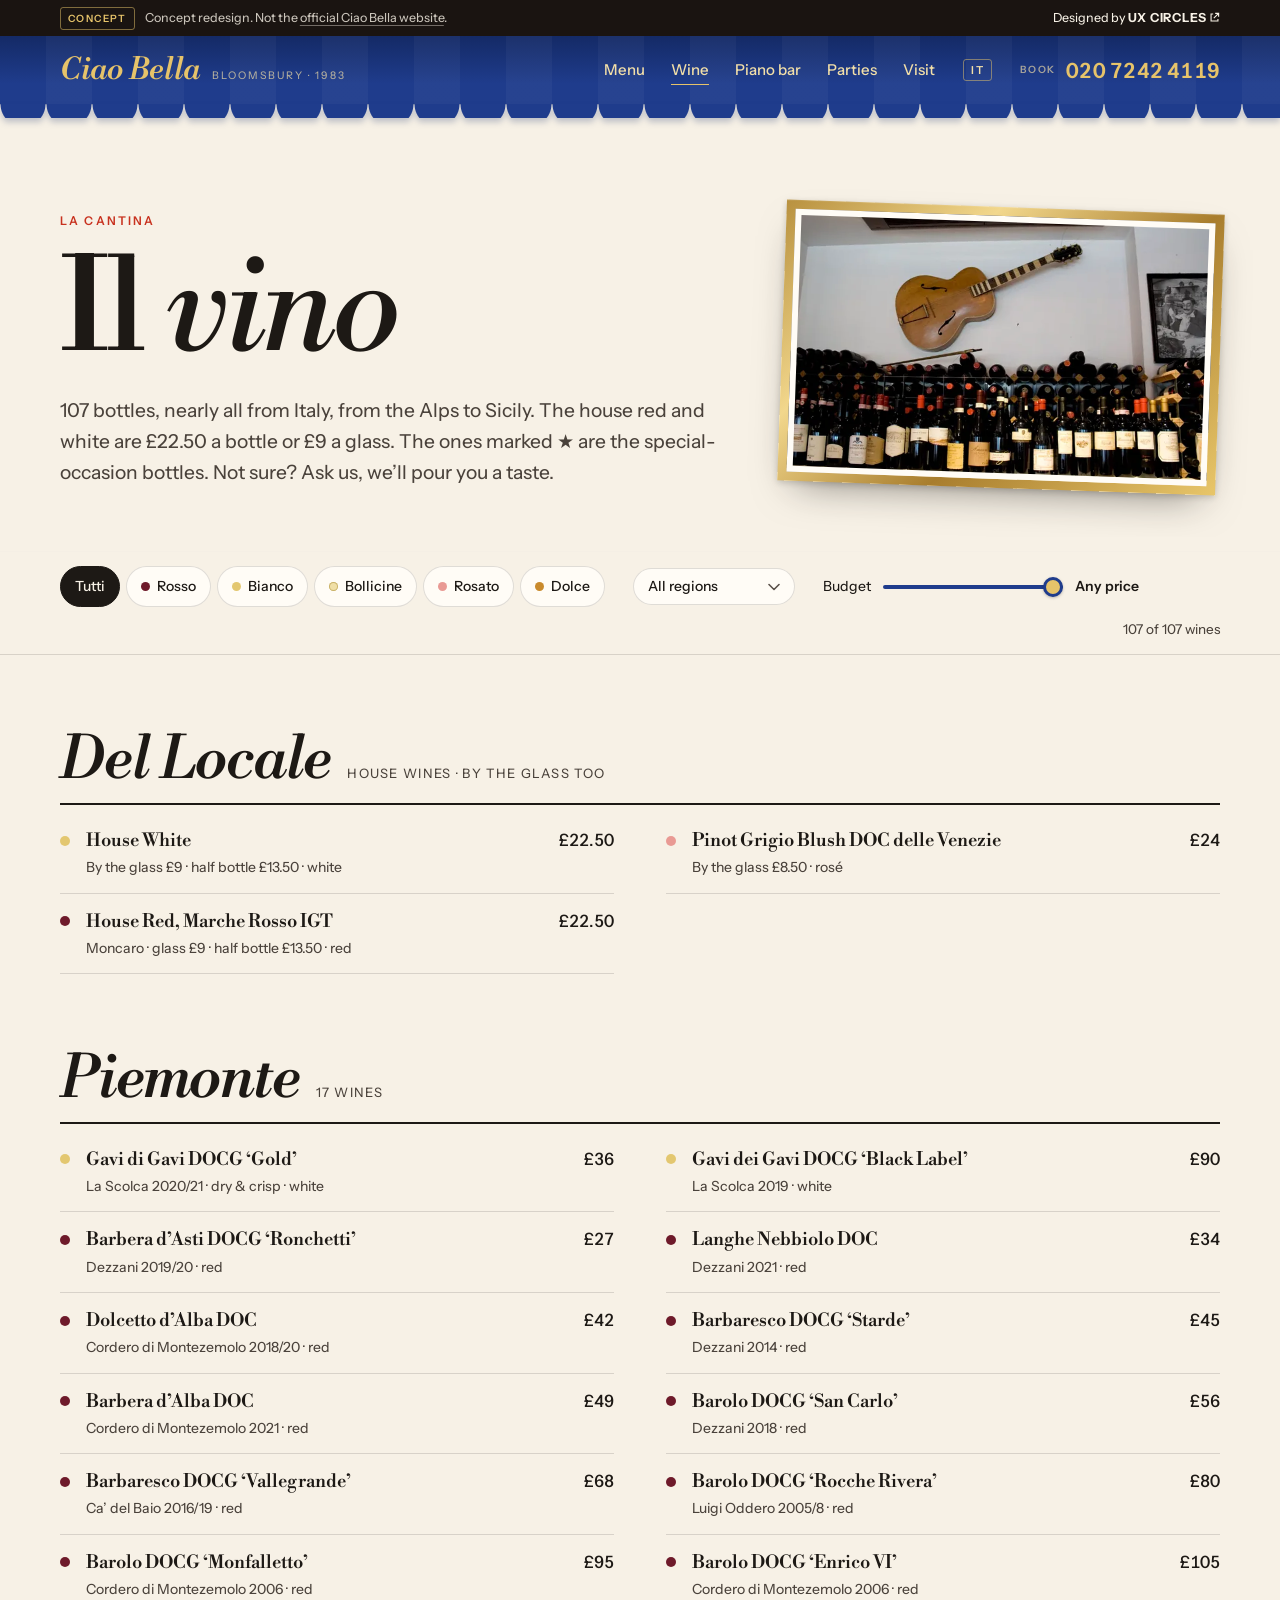
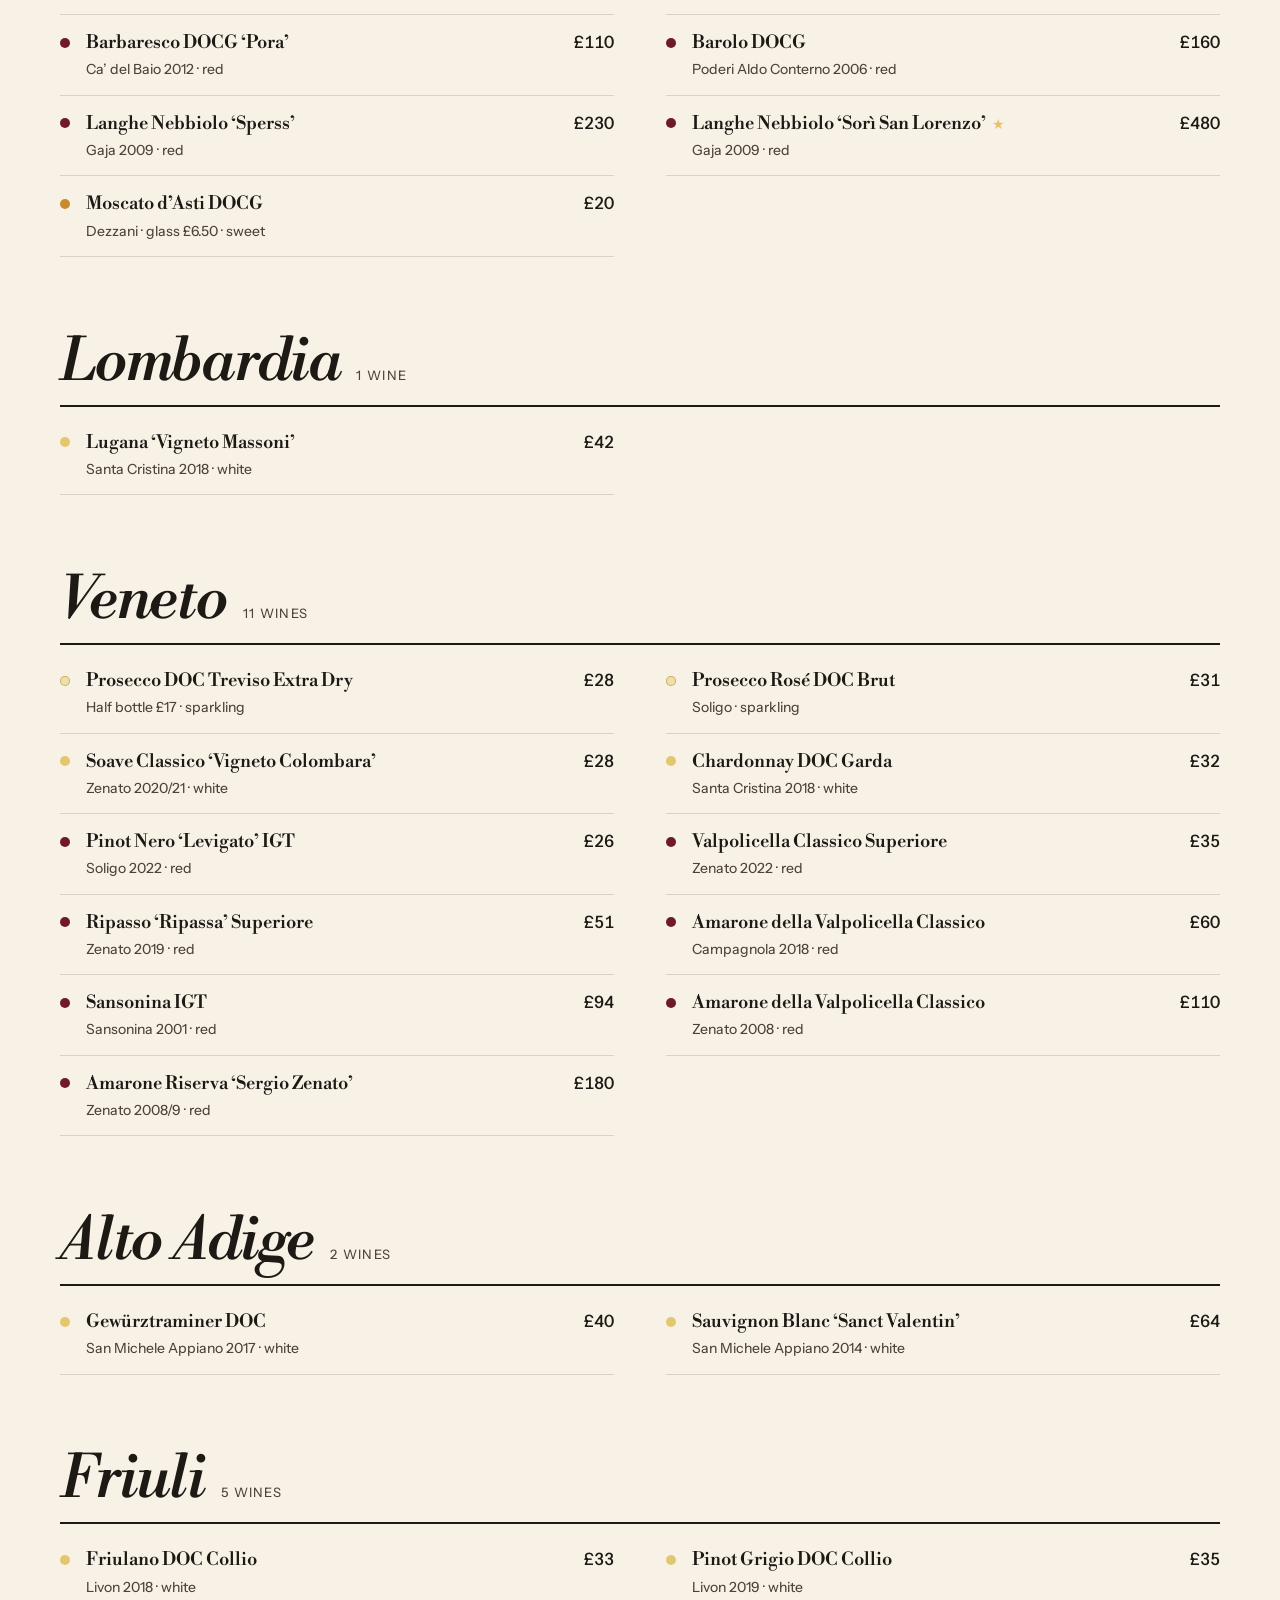
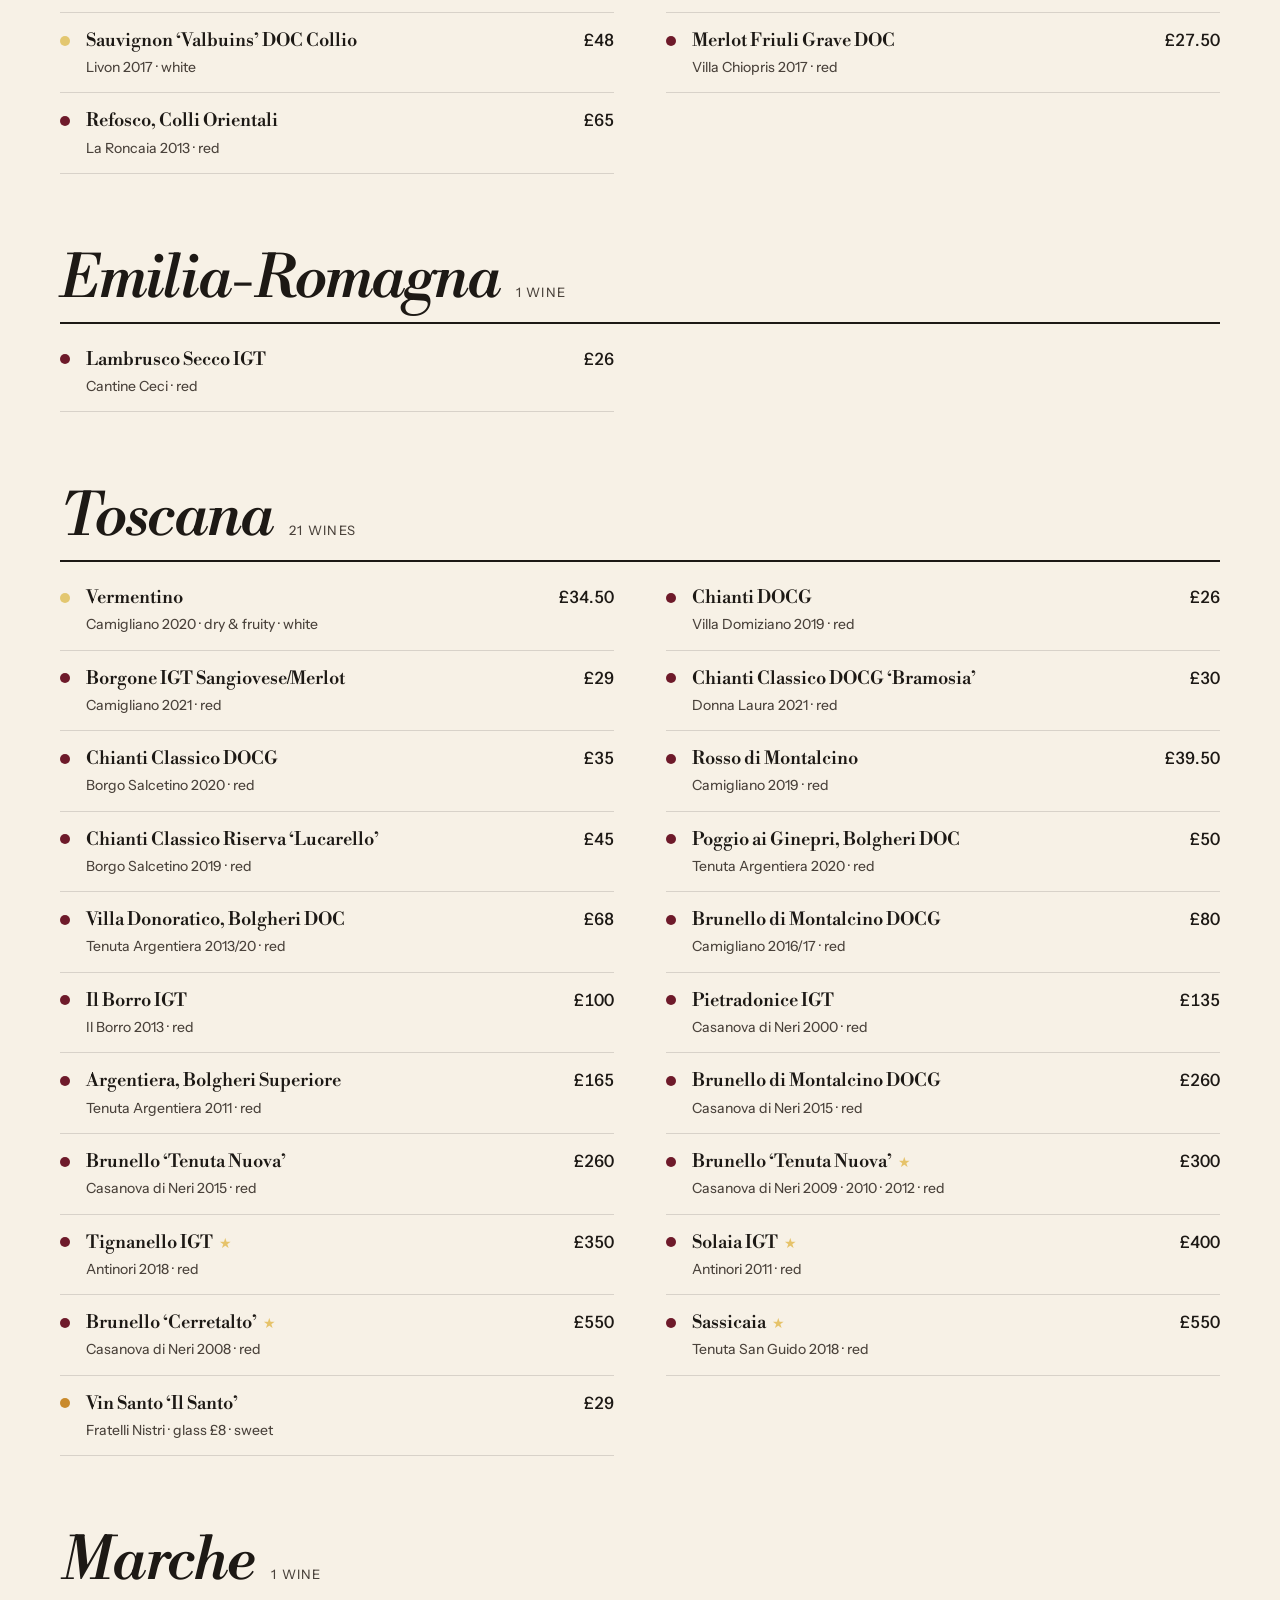
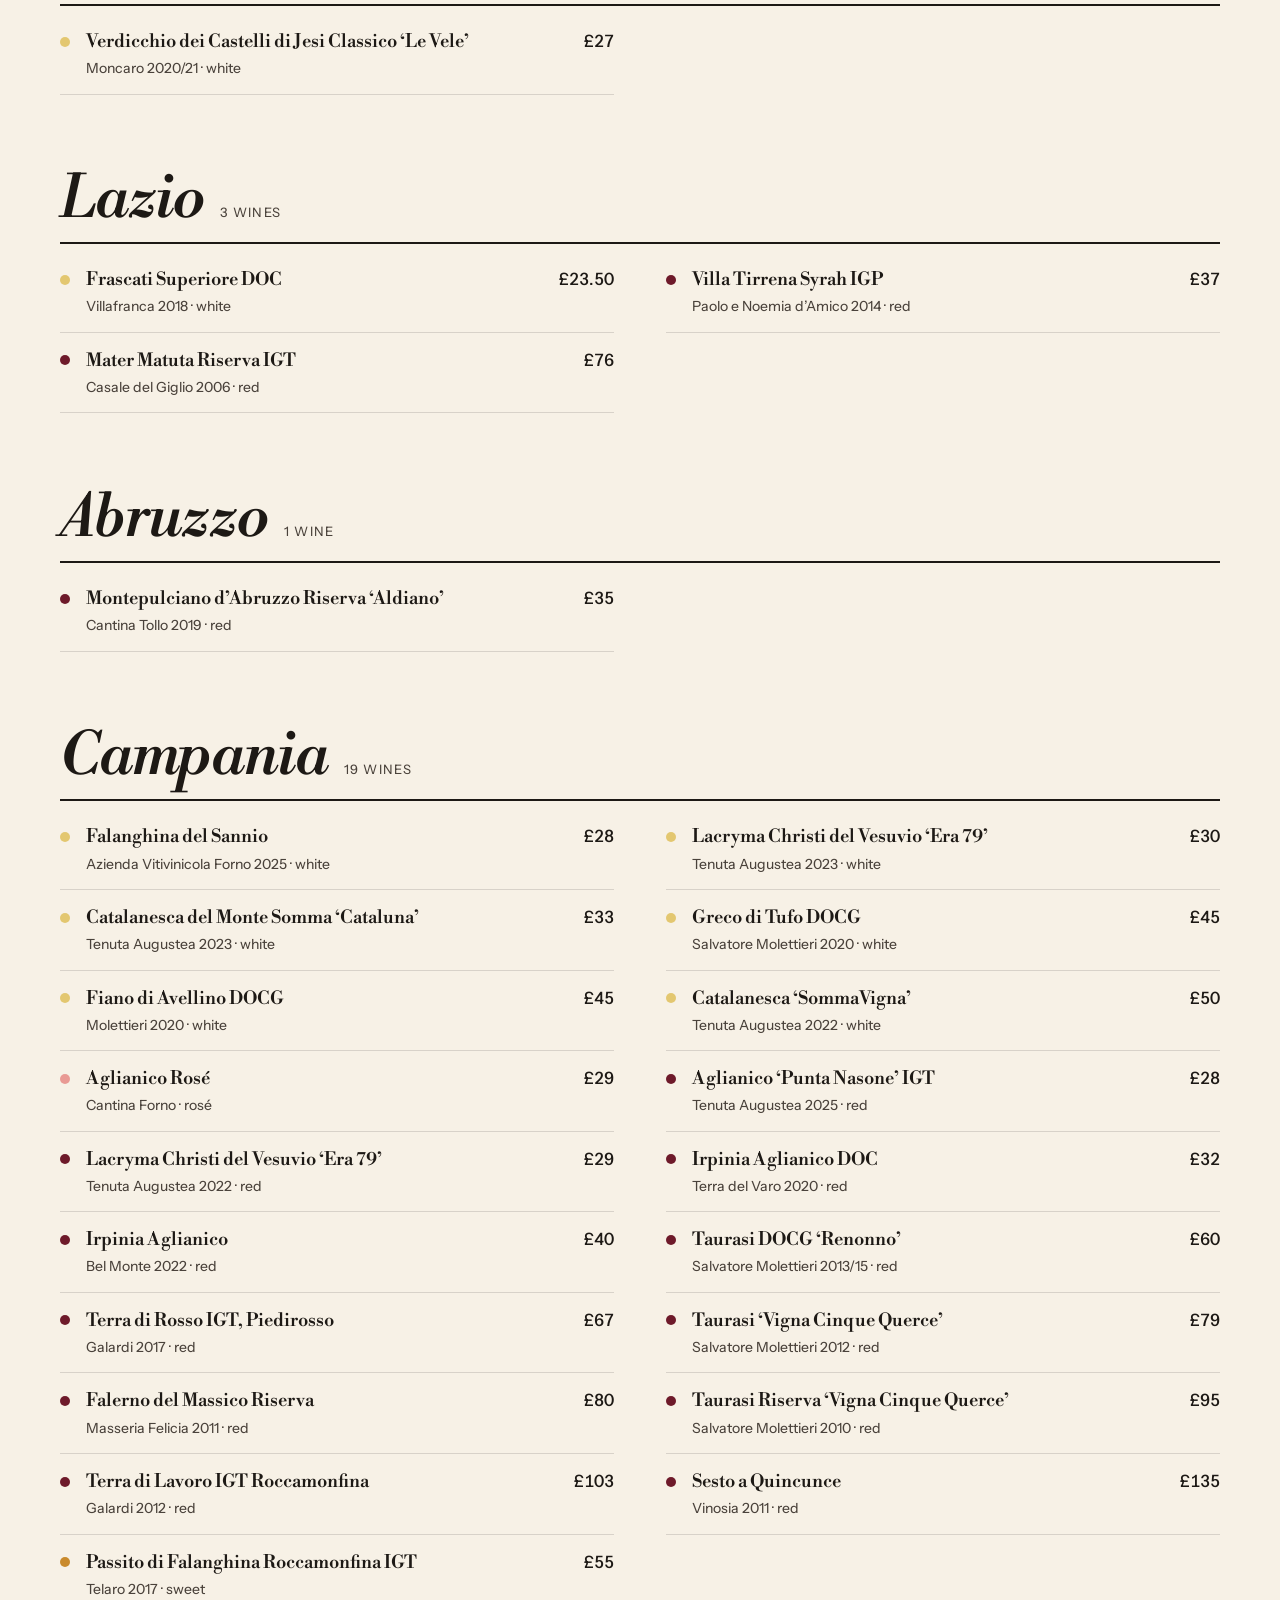
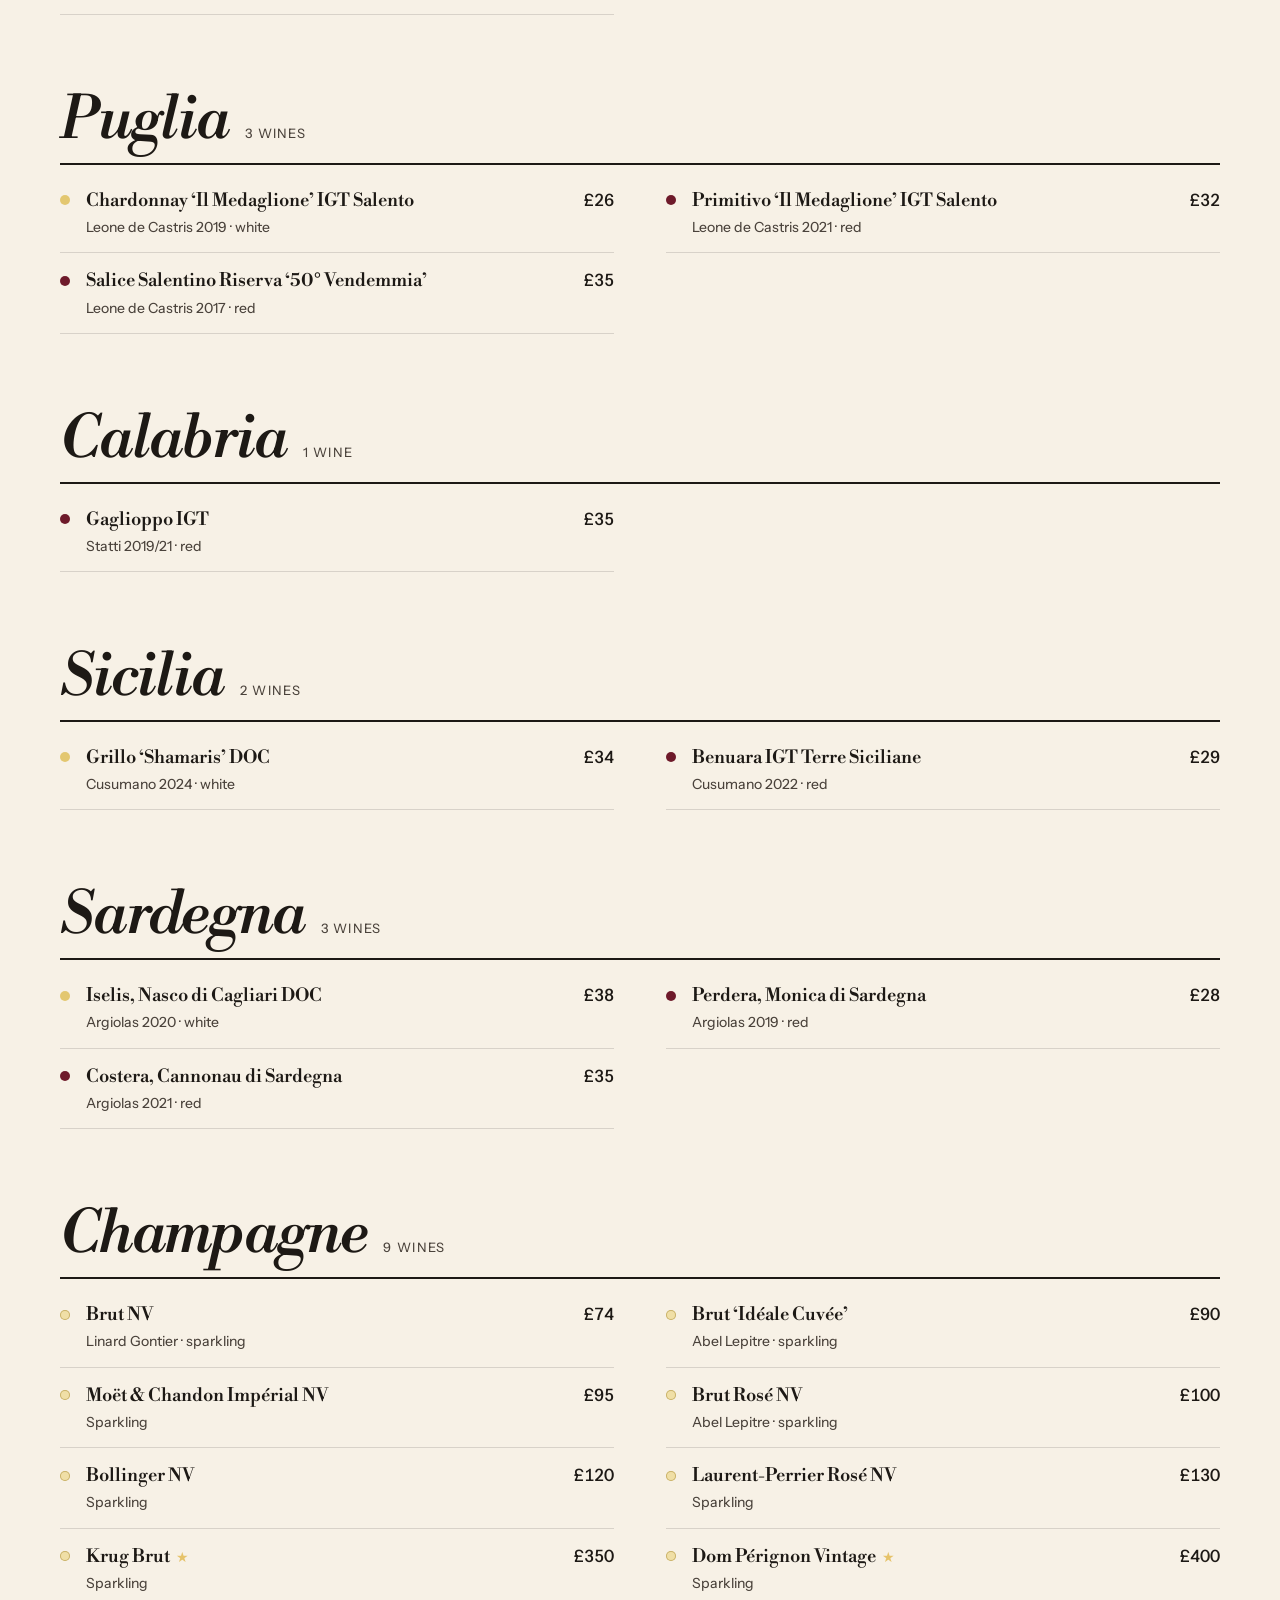
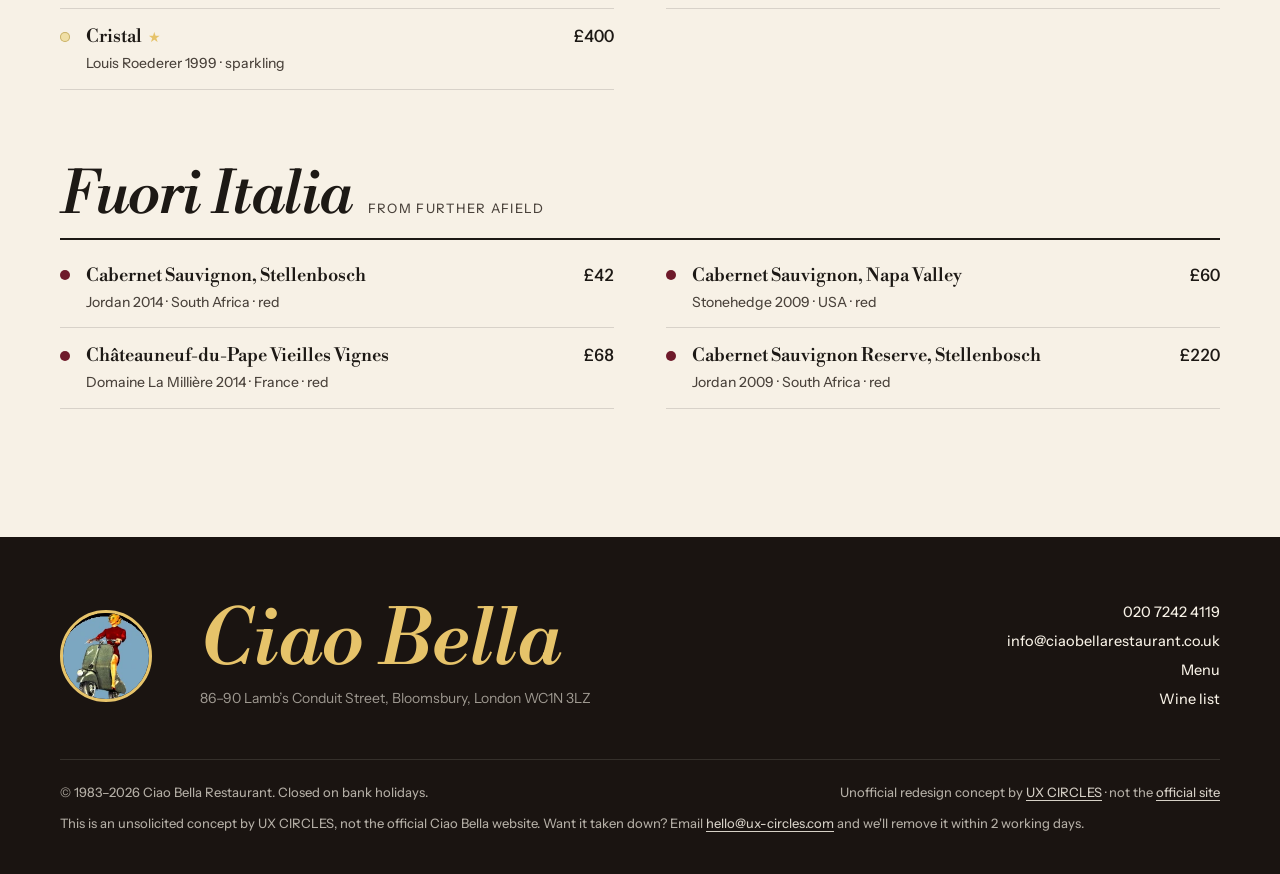
<file: cantina.html>
<!doctype html>
<html lang="en-GB" class="no-js">
<head>
  <meta charset="utf-8">
  <meta name="viewport" content="width=device-width, initial-scale=1, viewport-fit=cover">
  <title>La Cantina · The Ciao Bella wine list</title>
  <meta name="description" content="107 wines, most of them Italian, from a £22.50 house red to Sassicaia. Filter by colour, region and price.">
  <meta name="robots" content="noindex, nofollow">
  <meta name="theme-color" content="#1F3C8C">
  <link rel="canonical" href="https://uxcircles.github.io/ciaobella/cantina">
  <link rel="alternate" hreflang="en-GB" href="https://uxcircles.github.io/ciaobella/cantina">
  <link rel="alternate" hreflang="it" href="https://uxcircles.github.io/ciaobella/it/cantina">
  <link rel="icon" href="favicon.svg" type="image/svg+xml">
  <link rel="apple-touch-icon" href="apple-touch-icon.png">
  
  <meta property="og:type" content="restaurant">
  <meta property="og:site_name" content="Ciao Bella">
  <meta property="og:locale" content="en_GB">
  <meta property="og:title" content="La Cantina · The Ciao Bella wine list">
  <meta property="og:description" content="107 wines, most of them Italian, from a £22.50 house red to Sassicaia. Filter by colour, region and price.">
  <meta property="og:url" content="https://uxcircles.github.io/ciaobella/cantina">
  <meta property="og:image" content="https://uxcircles.github.io/ciaobella/assets/img/og.jpg">
  <meta property="og:image:width" content="1200">
  <meta property="og:image:height" content="630">
  <meta name="twitter:card" content="summary_large_image">

  <link rel="preconnect" href="https://fonts.googleapis.com">
  <link rel="preconnect" href="https://fonts.gstatic.com" crossorigin>
  <link href="https://fonts.googleapis.com/css2?family=Libre+Bodoni:ital,wght@0,400..700;1,400..700&family=Instrument+Sans:wght@400..700&family=Caveat:wght@500..700&display=swap" rel="stylesheet">
  <link rel="stylesheet" href="styles.css?v=26">
</head>
<body>
<svg width="0" height="0" style="position:absolute" aria-hidden="true">
  <symbol id="i-ext" viewBox="0 0 16 16"><path d="M6 3H3v10h10v-3M9 2h5v5M14 2 7 9" fill="none" stroke="currentColor" stroke-width="1.6"/></symbol>
  <symbol id="i-phone" viewBox="0 0 24 24"><path d="M6.6 10.8a15.1 15.1 0 0 0 6.6 6.6l2.2-2.2c.3-.3.7-.4 1-.2 1.1.4 2.3.6 3.6.6.6 0 1 .4 1 1V20c0 .6-.4 1-1 1A17 17 0 0 1 3 4c0-.6.4-1 1-1h3.5c.6 0 1 .4 1 1 0 1.3.2 2.5.6 3.6.1.3 0 .7-.2 1l-2.3 2.2Z" fill="currentColor"/></symbol>
  <symbol id="i-menu" viewBox="0 0 24 24"><path d="M3 7h18M3 12h18M3 17h12" fill="none" stroke="currentColor" stroke-width="1.8" stroke-linecap="round"/></symbol>
  <symbol id="i-arrow" viewBox="0 0 24 24"><path d="M5 12h14M13 6l6 6-6 6" fill="none" stroke="currentColor" stroke-width="1.8" stroke-linecap="round" stroke-linejoin="round"/></symbol>
</svg>
<a class="sr-only" href="#main">Skip to content</a>
<header class="site-header">
  <div class="concept-bar" role="note">
    <div class="wrap concept-inner">
      <p><span class="concept-tag">Concept</span><span class="concept-long">Concept redesign. Not the <a href="https://ciaobellarestaurant.co.uk/" target="_blank" rel="noopener">official Ciao Bella website</a>.</span></p>
      <a href="https://ux-circles.com/restaurants" target="_blank" rel="noopener"><span class="concept-by">Designed by </span><strong>UX CIRCLES</strong> <svg class="icon-ext" aria-hidden="true"><use href="#i-ext"/></svg></a>
    </div>
  </div>
  <div class="awning">
    <div class="wrap header-inner">
      <a class="brand" href="index.html" aria-label="Ciao Bella, home">
        <span class="brand-word">Ciao Bella</span><span class="brand-since">Bloomsbury · 1983</span>
      </a>
      <nav class="nav" aria-label="Main" data-nav id="nav">
        <ul>
          <li><a href="index.html#menu">Menu</a></li>
          <li><a href="cantina.html" aria-current="page">Wine</a></li>
          <li><a href="index.html#piano">Piano bar</a></li>
          <li><a href="index.html#occasions">Parties</a></li>
          <li><a href="index.html#visit">Visit</a></li>
        </ul>
      </nav>
      <a class="lang-switch" href="it/cantina.html" hreflang="it" lang="it" aria-label="Versione italiana">IT</a>
      <a class="awning-phone" href="tel:+442072424119"><small>Book</small>020 7242 4119</a>
      <button class="nav-toggle" aria-expanded="false" aria-controls="nav" aria-label="Menu"><svg aria-hidden="true"><use href="#i-menu"/></svg></button>
    </div>
  </div>
</header>

<main id="main">
  <section class="cantina-hero" data-hero>
    <div class="wrap cantina-hero-grid">
      <div>
        <p class="kicker">La cantina</p>
        <h1 class="h-display">Il <em>vino</em></h1>
        <p class="lede">107 bottles, nearly all from Italy, from the Alps to Sicily. The house red and white are £22.50 a bottle or £9 a glass. The ones marked ★ are the special-occasion bottles. Not sure? Ask us, we’ll pour you a taste.</p>
      </div>
      <figure class="frame gilt"><img src="assets/img/guitar-wine-640.webp" srcset="assets/img/guitar-wine-640.webp 640w, assets/img/guitar-wine-lg.webp 1000w" sizes="(max-width: 900px) 90vw, 36vw" width="1000" height="625" alt="An archtop guitar hung above a long rack of wine bottles" fetchpriority="high"></figure>
    </div>
  </section>

  <div class="wine-tools" data-wine-tools>
    <div class="wrap">
      <div class="chips" role="group" aria-label="Filter by style">
        <button type="button" data-style="all" aria-pressed="true">Tutti</button>
        <button type="button" data-style="rosso" aria-pressed="false"><i class="style-rosso" aria-hidden="true"></i>Rosso</button><button type="button" data-style="bianco" aria-pressed="false"><i class="style-bianco" aria-hidden="true"></i>Bianco</button><button type="button" data-style="bollicine" aria-pressed="false"><i class="style-bollicine" aria-hidden="true"></i>Bollicine</button><button type="button" data-style="rosato" aria-pressed="false"><i class="style-rosato" aria-hidden="true"></i>Rosato</button><button type="button" data-style="dolce" aria-pressed="false"><i class="style-dolce" aria-hidden="true"></i>Dolce</button>
      </div>
      <label class="sr-only" for="region">Region</label>
      <select class="region-select" id="region" data-region>
        <option value="all">All regions</option>
        <option value="house">House wines</option><option value="piemonte">Piemonte</option><option value="lombardia">Lombardia</option><option value="veneto">Veneto</option><option value="alto-adige">Alto Adige</option><option value="friuli">Friuli</option><option value="emilia-romagna">Emilia-Romagna</option><option value="toscana">Toscana</option><option value="marche">Marche</option><option value="lazio">Lazio</option><option value="abruzzo">Abruzzo</option><option value="campania">Campania</option><option value="puglia">Puglia</option><option value="calabria">Calabria</option><option value="sicilia">Sicilia</option><option value="sardegna">Sardegna</option><option value="champagne">Champagne</option><option value="beyond-italy">Beyond Italy</option>
      </select>
      <div class="price-filter">
        <label for="price">Budget</label>
        <input type="range" id="price" min="20" max="550" step="5" value="550" data-price>
        <output for="price" data-price-out>Any price</output>
      </div>
      <p class="wine-count" data-count aria-live="polite">107 wines</p>
    </div>
  </div>

  <div class="wrap">
    <div class="regions">
      <section class="region" id="house"><div class="region-head"><h2>Del Locale</h2><span>House wines · by the glass too</span></div><ul class="wines"><li class="wine" data-style="bianco" data-price="22.50"><i class="style-bianco" aria-hidden="true"></i><h3>House White</h3><span class="price">£22.50</span><p>By the glass £9 · half bottle £13.50 · white</p></li><li class="wine" data-style="rosato" data-price="24.00"><i class="style-rosato" aria-hidden="true"></i><h3>Pinot Grigio Blush DOC delle Venezie</h3><span class="price">£24</span><p>By the glass £8.50 · rosé</p></li><li class="wine" data-style="rosso" data-price="22.50"><i class="style-rosso" aria-hidden="true"></i><h3>House Red, Marche Rosso IGT</h3><span class="price">£22.50</span><p>Moncaro · glass £9 · half bottle £13.50 · red</p></li></ul></section>
<section class="region" id="piemonte"><div class="region-head"><h2>Piemonte</h2><span>17 wines</span></div><ul class="wines"><li class="wine" data-style="bianco" data-price="36.00"><i class="style-bianco" aria-hidden="true"></i><h3>Gavi di Gavi DOCG ‘Gold’</h3><span class="price">£36</span><p>La Scolca 2020/21 · dry &amp; crisp · white</p></li><li class="wine" data-style="bianco" data-price="90.00"><i class="style-bianco" aria-hidden="true"></i><h3>Gavi dei Gavi DOCG ‘Black Label’</h3><span class="price">£90</span><p>La Scolca 2019 · white</p></li><li class="wine" data-style="rosso" data-price="27.00"><i class="style-rosso" aria-hidden="true"></i><h3>Barbera d’Asti DOCG ‘Ronchetti’</h3><span class="price">£27</span><p>Dezzani 2019/20 · red</p></li><li class="wine" data-style="rosso" data-price="34.00"><i class="style-rosso" aria-hidden="true"></i><h3>Langhe Nebbiolo DOC</h3><span class="price">£34</span><p>Dezzani 2021 · red</p></li><li class="wine" data-style="rosso" data-price="42.00"><i class="style-rosso" aria-hidden="true"></i><h3>Dolcetto d’Alba DOC</h3><span class="price">£42</span><p>Cordero di Montezemolo 2018/20 · red</p></li><li class="wine" data-style="rosso" data-price="45.00"><i class="style-rosso" aria-hidden="true"></i><h3>Barbaresco DOCG ‘Starde’</h3><span class="price">£45</span><p>Dezzani 2014 · red</p></li><li class="wine" data-style="rosso" data-price="49.00"><i class="style-rosso" aria-hidden="true"></i><h3>Barbera d’Alba DOC</h3><span class="price">£49</span><p>Cordero di Montezemolo 2021 · red</p></li><li class="wine" data-style="rosso" data-price="56.00"><i class="style-rosso" aria-hidden="true"></i><h3>Barolo DOCG ‘San Carlo’</h3><span class="price">£56</span><p>Dezzani 2018 · red</p></li><li class="wine" data-style="rosso" data-price="68.00"><i class="style-rosso" aria-hidden="true"></i><h3>Barbaresco DOCG ‘Vallegrande’</h3><span class="price">£68</span><p>Ca’ del Baio 2016/19 · red</p></li><li class="wine" data-style="rosso" data-price="80.00"><i class="style-rosso" aria-hidden="true"></i><h3>Barolo DOCG ‘Rocche Rivera’</h3><span class="price">£80</span><p>Luigi Oddero 2005/8 · red</p></li><li class="wine" data-style="rosso" data-price="95.00"><i class="style-rosso" aria-hidden="true"></i><h3>Barolo DOCG ‘Monfalletto’</h3><span class="price">£95</span><p>Cordero di Montezemolo 2006 · red</p></li><li class="wine" data-style="rosso" data-price="105.00"><i class="style-rosso" aria-hidden="true"></i><h3>Barolo DOCG ‘Enrico VI’</h3><span class="price">£105</span><p>Cordero di Montezemolo 2006 · red</p></li><li class="wine" data-style="rosso" data-price="110.00"><i class="style-rosso" aria-hidden="true"></i><h3>Barbaresco DOCG ‘Pora’</h3><span class="price">£110</span><p>Ca’ del Baio 2012 · red</p></li><li class="wine" data-style="rosso" data-price="160.00"><i class="style-rosso" aria-hidden="true"></i><h3>Barolo DOCG</h3><span class="price">£160</span><p>Poderi Aldo Conterno 2006 · red</p></li><li class="wine" data-style="rosso" data-price="230.00"><i class="style-rosso" aria-hidden="true"></i><h3>Langhe Nebbiolo ‘Sperss’</h3><span class="price">£230</span><p>Gaja 2009 · red</p></li><li class="wine trophy" data-style="rosso" data-price="480.00"><i class="style-rosso" aria-hidden="true"></i><h3>Langhe Nebbiolo ‘Sorì San Lorenzo’</h3><span class="price">£480</span><p>Gaja 2009 · red</p></li><li class="wine" data-style="dolce" data-price="20.00"><i class="style-dolce" aria-hidden="true"></i><h3>Moscato d’Asti DOCG</h3><span class="price">£20</span><p>Dezzani · glass £6.50 · sweet</p></li></ul></section>
<section class="region" id="lombardia"><div class="region-head"><h2>Lombardia</h2><span>1 wine</span></div><ul class="wines"><li class="wine" data-style="bianco" data-price="42.00"><i class="style-bianco" aria-hidden="true"></i><h3>Lugana ‘Vigneto Massoni’</h3><span class="price">£42</span><p>Santa Cristina 2018 · white</p></li></ul></section>
<section class="region" id="veneto"><div class="region-head"><h2>Veneto</h2><span>11 wines</span></div><ul class="wines"><li class="wine" data-style="bollicine" data-price="28.00"><i class="style-bollicine" aria-hidden="true"></i><h3>Prosecco DOC Treviso Extra Dry</h3><span class="price">£28</span><p>Half bottle £17 · sparkling</p></li><li class="wine" data-style="bollicine" data-price="31.00"><i class="style-bollicine" aria-hidden="true"></i><h3>Prosecco Rosé DOC Brut</h3><span class="price">£31</span><p>Soligo · sparkling</p></li><li class="wine" data-style="bianco" data-price="28.00"><i class="style-bianco" aria-hidden="true"></i><h3>Soave Classico ‘Vigneto Colombara’</h3><span class="price">£28</span><p>Zenato 2020/21 · white</p></li><li class="wine" data-style="bianco" data-price="32.00"><i class="style-bianco" aria-hidden="true"></i><h3>Chardonnay DOC Garda</h3><span class="price">£32</span><p>Santa Cristina 2018 · white</p></li><li class="wine" data-style="rosso" data-price="26.00"><i class="style-rosso" aria-hidden="true"></i><h3>Pinot Nero ‘Levigato’ IGT</h3><span class="price">£26</span><p>Soligo 2022 · red</p></li><li class="wine" data-style="rosso" data-price="35.00"><i class="style-rosso" aria-hidden="true"></i><h3>Valpolicella Classico Superiore</h3><span class="price">£35</span><p>Zenato 2022 · red</p></li><li class="wine" data-style="rosso" data-price="51.00"><i class="style-rosso" aria-hidden="true"></i><h3>Ripasso ‘Ripassa’ Superiore</h3><span class="price">£51</span><p>Zenato 2019 · red</p></li><li class="wine" data-style="rosso" data-price="60.00"><i class="style-rosso" aria-hidden="true"></i><h3>Amarone della Valpolicella Classico</h3><span class="price">£60</span><p>Campagnola 2018 · red</p></li><li class="wine" data-style="rosso" data-price="94.00"><i class="style-rosso" aria-hidden="true"></i><h3>Sansonina IGT</h3><span class="price">£94</span><p>Sansonina 2001 · red</p></li><li class="wine" data-style="rosso" data-price="110.00"><i class="style-rosso" aria-hidden="true"></i><h3>Amarone della Valpolicella Classico</h3><span class="price">£110</span><p>Zenato 2008 · red</p></li><li class="wine" data-style="rosso" data-price="180.00"><i class="style-rosso" aria-hidden="true"></i><h3>Amarone Riserva ‘Sergio Zenato’</h3><span class="price">£180</span><p>Zenato 2008/9 · red</p></li></ul></section>
<section class="region" id="alto-adige"><div class="region-head"><h2>Alto Adige</h2><span>2 wines</span></div><ul class="wines"><li class="wine" data-style="bianco" data-price="40.00"><i class="style-bianco" aria-hidden="true"></i><h3>Gewürztraminer DOC</h3><span class="price">£40</span><p>San Michele Appiano 2017 · white</p></li><li class="wine" data-style="bianco" data-price="64.00"><i class="style-bianco" aria-hidden="true"></i><h3>Sauvignon Blanc ‘Sanct Valentin’</h3><span class="price">£64</span><p>San Michele Appiano 2014 · white</p></li></ul></section>
<section class="region" id="friuli"><div class="region-head"><h2>Friuli</h2><span>5 wines</span></div><ul class="wines"><li class="wine" data-style="bianco" data-price="33.00"><i class="style-bianco" aria-hidden="true"></i><h3>Friulano DOC Collio</h3><span class="price">£33</span><p>Livon 2018 · white</p></li><li class="wine" data-style="bianco" data-price="35.00"><i class="style-bianco" aria-hidden="true"></i><h3>Pinot Grigio DOC Collio</h3><span class="price">£35</span><p>Livon 2019 · white</p></li><li class="wine" data-style="bianco" data-price="48.00"><i class="style-bianco" aria-hidden="true"></i><h3>Sauvignon ‘Valbuins’ DOC Collio</h3><span class="price">£48</span><p>Livon 2017 · white</p></li><li class="wine" data-style="rosso" data-price="27.50"><i class="style-rosso" aria-hidden="true"></i><h3>Merlot Friuli Grave DOC</h3><span class="price">£27.50</span><p>Villa Chiopris 2017 · red</p></li><li class="wine" data-style="rosso" data-price="65.00"><i class="style-rosso" aria-hidden="true"></i><h3>Refosco, Colli Orientali</h3><span class="price">£65</span><p>La Roncaia 2013 · red</p></li></ul></section>
<section class="region" id="emilia-romagna"><div class="region-head"><h2>Emilia-Romagna</h2><span>1 wine</span></div><ul class="wines"><li class="wine" data-style="rosso" data-price="26.00"><i class="style-rosso" aria-hidden="true"></i><h3>Lambrusco Secco IGT</h3><span class="price">£26</span><p>Cantine Ceci · red</p></li></ul></section>
<section class="region" id="toscana"><div class="region-head"><h2>Toscana</h2><span>21 wines</span></div><ul class="wines"><li class="wine" data-style="bianco" data-price="34.50"><i class="style-bianco" aria-hidden="true"></i><h3>Vermentino</h3><span class="price">£34.50</span><p>Camigliano 2020 · dry &amp; fruity · white</p></li><li class="wine" data-style="rosso" data-price="26.00"><i class="style-rosso" aria-hidden="true"></i><h3>Chianti DOCG</h3><span class="price">£26</span><p>Villa Domiziano 2019 · red</p></li><li class="wine" data-style="rosso" data-price="29.00"><i class="style-rosso" aria-hidden="true"></i><h3>Borgone IGT Sangiovese/Merlot</h3><span class="price">£29</span><p>Camigliano 2021 · red</p></li><li class="wine" data-style="rosso" data-price="30.00"><i class="style-rosso" aria-hidden="true"></i><h3>Chianti Classico DOCG ‘Bramosia’</h3><span class="price">£30</span><p>Donna Laura 2021 · red</p></li><li class="wine" data-style="rosso" data-price="35.00"><i class="style-rosso" aria-hidden="true"></i><h3>Chianti Classico DOCG</h3><span class="price">£35</span><p>Borgo Salcetino 2020 · red</p></li><li class="wine" data-style="rosso" data-price="39.50"><i class="style-rosso" aria-hidden="true"></i><h3>Rosso di Montalcino</h3><span class="price">£39.50</span><p>Camigliano 2019 · red</p></li><li class="wine" data-style="rosso" data-price="45.00"><i class="style-rosso" aria-hidden="true"></i><h3>Chianti Classico Riserva ‘Lucarello’</h3><span class="price">£45</span><p>Borgo Salcetino 2019 · red</p></li><li class="wine" data-style="rosso" data-price="50.00"><i class="style-rosso" aria-hidden="true"></i><h3>Poggio ai Ginepri, Bolgheri DOC</h3><span class="price">£50</span><p>Tenuta Argentiera 2020 · red</p></li><li class="wine" data-style="rosso" data-price="68.00"><i class="style-rosso" aria-hidden="true"></i><h3>Villa Donoratico, Bolgheri DOC</h3><span class="price">£68</span><p>Tenuta Argentiera 2013/20 · red</p></li><li class="wine" data-style="rosso" data-price="80.00"><i class="style-rosso" aria-hidden="true"></i><h3>Brunello di Montalcino DOCG</h3><span class="price">£80</span><p>Camigliano 2016/17 · red</p></li><li class="wine" data-style="rosso" data-price="100.00"><i class="style-rosso" aria-hidden="true"></i><h3>Il Borro IGT</h3><span class="price">£100</span><p>Il Borro 2013 · red</p></li><li class="wine" data-style="rosso" data-price="135.00"><i class="style-rosso" aria-hidden="true"></i><h3>Pietradonice IGT</h3><span class="price">£135</span><p>Casanova di Neri 2000 · red</p></li><li class="wine" data-style="rosso" data-price="165.00"><i class="style-rosso" aria-hidden="true"></i><h3>Argentiera, Bolgheri Superiore</h3><span class="price">£165</span><p>Tenuta Argentiera 2011 · red</p></li><li class="wine" data-style="rosso" data-price="260.00"><i class="style-rosso" aria-hidden="true"></i><h3>Brunello di Montalcino DOCG</h3><span class="price">£260</span><p>Casanova di Neri 2015 · red</p></li><li class="wine" data-style="rosso" data-price="260.00"><i class="style-rosso" aria-hidden="true"></i><h3>Brunello ‘Tenuta Nuova’</h3><span class="price">£260</span><p>Casanova di Neri 2015 · red</p></li><li class="wine trophy" data-style="rosso" data-price="300.00"><i class="style-rosso" aria-hidden="true"></i><h3>Brunello ‘Tenuta Nuova’</h3><span class="price">£300</span><p>Casanova di Neri 2009 · 2010 · 2012 · red</p></li><li class="wine trophy" data-style="rosso" data-price="350.00"><i class="style-rosso" aria-hidden="true"></i><h3>Tignanello IGT</h3><span class="price">£350</span><p>Antinori 2018 · red</p></li><li class="wine trophy" data-style="rosso" data-price="400.00"><i class="style-rosso" aria-hidden="true"></i><h3>Solaia IGT</h3><span class="price">£400</span><p>Antinori 2011 · red</p></li><li class="wine trophy" data-style="rosso" data-price="550.00"><i class="style-rosso" aria-hidden="true"></i><h3>Brunello ‘Cerretalto’</h3><span class="price">£550</span><p>Casanova di Neri 2008 · red</p></li><li class="wine trophy" data-style="rosso" data-price="550.00"><i class="style-rosso" aria-hidden="true"></i><h3>Sassicaia</h3><span class="price">£550</span><p>Tenuta San Guido 2018 · red</p></li><li class="wine" data-style="dolce" data-price="29.00"><i class="style-dolce" aria-hidden="true"></i><h3>Vin Santo ‘Il Santo’</h3><span class="price">£29</span><p>Fratelli Nistri · glass £8 · sweet</p></li></ul></section>
<section class="region" id="marche"><div class="region-head"><h2>Marche</h2><span>1 wine</span></div><ul class="wines"><li class="wine" data-style="bianco" data-price="27.00"><i class="style-bianco" aria-hidden="true"></i><h3>Verdicchio dei Castelli di Jesi Classico ‘Le Vele’</h3><span class="price">£27</span><p>Moncaro 2020/21 · white</p></li></ul></section>
<section class="region" id="lazio"><div class="region-head"><h2>Lazio</h2><span>3 wines</span></div><ul class="wines"><li class="wine" data-style="bianco" data-price="23.50"><i class="style-bianco" aria-hidden="true"></i><h3>Frascati Superiore DOC</h3><span class="price">£23.50</span><p>Villafranca 2018 · white</p></li><li class="wine" data-style="rosso" data-price="37.00"><i class="style-rosso" aria-hidden="true"></i><h3>Villa Tirrena Syrah IGP</h3><span class="price">£37</span><p>Paolo e Noemia d’Amico 2014 · red</p></li><li class="wine" data-style="rosso" data-price="76.00"><i class="style-rosso" aria-hidden="true"></i><h3>Mater Matuta Riserva IGT</h3><span class="price">£76</span><p>Casale del Giglio 2006 · red</p></li></ul></section>
<section class="region" id="abruzzo"><div class="region-head"><h2>Abruzzo</h2><span>1 wine</span></div><ul class="wines"><li class="wine" data-style="rosso" data-price="35.00"><i class="style-rosso" aria-hidden="true"></i><h3>Montepulciano d’Abruzzo Riserva ‘Aldiano’</h3><span class="price">£35</span><p>Cantina Tollo 2019 · red</p></li></ul></section>
<section class="region" id="campania"><div class="region-head"><h2>Campania</h2><span>19 wines</span></div><ul class="wines"><li class="wine" data-style="bianco" data-price="28.00"><i class="style-bianco" aria-hidden="true"></i><h3>Falanghina del Sannio</h3><span class="price">£28</span><p>Azienda Vitivinicola Forno 2025 · white</p></li><li class="wine" data-style="bianco" data-price="30.00"><i class="style-bianco" aria-hidden="true"></i><h3>Lacryma Christi del Vesuvio ‘Era 79’</h3><span class="price">£30</span><p>Tenuta Augustea 2023 · white</p></li><li class="wine" data-style="bianco" data-price="33.00"><i class="style-bianco" aria-hidden="true"></i><h3>Catalanesca del Monte Somma ‘Cataluna’</h3><span class="price">£33</span><p>Tenuta Augustea 2023 · white</p></li><li class="wine" data-style="bianco" data-price="45.00"><i class="style-bianco" aria-hidden="true"></i><h3>Greco di Tufo DOCG</h3><span class="price">£45</span><p>Salvatore Molettieri 2020 · white</p></li><li class="wine" data-style="bianco" data-price="45.00"><i class="style-bianco" aria-hidden="true"></i><h3>Fiano di Avellino DOCG</h3><span class="price">£45</span><p>Molettieri 2020 · white</p></li><li class="wine" data-style="bianco" data-price="50.00"><i class="style-bianco" aria-hidden="true"></i><h3>Catalanesca ‘SommaVigna’</h3><span class="price">£50</span><p>Tenuta Augustea 2022 · white</p></li><li class="wine" data-style="rosato" data-price="29.00"><i class="style-rosato" aria-hidden="true"></i><h3>Aglianico Rosé</h3><span class="price">£29</span><p>Cantina Forno · rosé</p></li><li class="wine" data-style="rosso" data-price="28.00"><i class="style-rosso" aria-hidden="true"></i><h3>Aglianico ‘Punta Nasone’ IGT</h3><span class="price">£28</span><p>Tenuta Augustea 2025 · red</p></li><li class="wine" data-style="rosso" data-price="29.00"><i class="style-rosso" aria-hidden="true"></i><h3>Lacryma Christi del Vesuvio ‘Era 79’</h3><span class="price">£29</span><p>Tenuta Augustea 2022 · red</p></li><li class="wine" data-style="rosso" data-price="32.00"><i class="style-rosso" aria-hidden="true"></i><h3>Irpinia Aglianico DOC</h3><span class="price">£32</span><p>Terra del Varo 2020 · red</p></li><li class="wine" data-style="rosso" data-price="40.00"><i class="style-rosso" aria-hidden="true"></i><h3>Irpinia Aglianico</h3><span class="price">£40</span><p>Bel Monte 2022 · red</p></li><li class="wine" data-style="rosso" data-price="60.00"><i class="style-rosso" aria-hidden="true"></i><h3>Taurasi DOCG ‘Renonno’</h3><span class="price">£60</span><p>Salvatore Molettieri 2013/15 · red</p></li><li class="wine" data-style="rosso" data-price="67.00"><i class="style-rosso" aria-hidden="true"></i><h3>Terra di Rosso IGT, Piedirosso</h3><span class="price">£67</span><p>Galardi 2017 · red</p></li><li class="wine" data-style="rosso" data-price="79.00"><i class="style-rosso" aria-hidden="true"></i><h3>Taurasi ‘Vigna Cinque Querce’</h3><span class="price">£79</span><p>Salvatore Molettieri 2012 · red</p></li><li class="wine" data-style="rosso" data-price="80.00"><i class="style-rosso" aria-hidden="true"></i><h3>Falerno del Massico Riserva</h3><span class="price">£80</span><p>Masseria Felicia 2011 · red</p></li><li class="wine" data-style="rosso" data-price="95.00"><i class="style-rosso" aria-hidden="true"></i><h3>Taurasi Riserva ‘Vigna Cinque Querce’</h3><span class="price">£95</span><p>Salvatore Molettieri 2010 · red</p></li><li class="wine" data-style="rosso" data-price="103.00"><i class="style-rosso" aria-hidden="true"></i><h3>Terra di Lavoro IGT Roccamonfina</h3><span class="price">£103</span><p>Galardi 2012 · red</p></li><li class="wine" data-style="rosso" data-price="135.00"><i class="style-rosso" aria-hidden="true"></i><h3>Sesto a Quincunce</h3><span class="price">£135</span><p>Vinosia 2011 · red</p></li><li class="wine" data-style="dolce" data-price="55.00"><i class="style-dolce" aria-hidden="true"></i><h3>Passito di Falanghina Roccamonfina IGT</h3><span class="price">£55</span><p>Telaro 2017 · sweet</p></li></ul></section>
<section class="region" id="puglia"><div class="region-head"><h2>Puglia</h2><span>3 wines</span></div><ul class="wines"><li class="wine" data-style="bianco" data-price="26.00"><i class="style-bianco" aria-hidden="true"></i><h3>Chardonnay ‘Il Medaglione’ IGT Salento</h3><span class="price">£26</span><p>Leone de Castris 2019 · white</p></li><li class="wine" data-style="rosso" data-price="32.00"><i class="style-rosso" aria-hidden="true"></i><h3>Primitivo ‘Il Medaglione’ IGT Salento</h3><span class="price">£32</span><p>Leone de Castris 2021 · red</p></li><li class="wine" data-style="rosso" data-price="35.00"><i class="style-rosso" aria-hidden="true"></i><h3>Salice Salentino Riserva ‘50° Vendemmia’</h3><span class="price">£35</span><p>Leone de Castris 2017 · red</p></li></ul></section>
<section class="region" id="calabria"><div class="region-head"><h2>Calabria</h2><span>1 wine</span></div><ul class="wines"><li class="wine" data-style="rosso" data-price="35.00"><i class="style-rosso" aria-hidden="true"></i><h3>Gaglioppo IGT</h3><span class="price">£35</span><p>Statti 2019/21 · red</p></li></ul></section>
<section class="region" id="sicilia"><div class="region-head"><h2>Sicilia</h2><span>2 wines</span></div><ul class="wines"><li class="wine" data-style="bianco" data-price="34.00"><i class="style-bianco" aria-hidden="true"></i><h3>Grillo ‘Shamaris’ DOC</h3><span class="price">£34</span><p>Cusumano 2024 · white</p></li><li class="wine" data-style="rosso" data-price="29.00"><i class="style-rosso" aria-hidden="true"></i><h3>Benuara IGT Terre Siciliane</h3><span class="price">£29</span><p>Cusumano 2022 · red</p></li></ul></section>
<section class="region" id="sardegna"><div class="region-head"><h2>Sardegna</h2><span>3 wines</span></div><ul class="wines"><li class="wine" data-style="bianco" data-price="38.00"><i class="style-bianco" aria-hidden="true"></i><h3>Iselis, Nasco di Cagliari DOC</h3><span class="price">£38</span><p>Argiolas 2020 · white</p></li><li class="wine" data-style="rosso" data-price="28.00"><i class="style-rosso" aria-hidden="true"></i><h3>Perdera, Monica di Sardegna</h3><span class="price">£28</span><p>Argiolas 2019 · red</p></li><li class="wine" data-style="rosso" data-price="35.00"><i class="style-rosso" aria-hidden="true"></i><h3>Costera, Cannonau di Sardegna</h3><span class="price">£35</span><p>Argiolas 2021 · red</p></li></ul></section>
<section class="region" id="champagne"><div class="region-head"><h2>Champagne</h2><span>9 wines</span></div><ul class="wines"><li class="wine" data-style="bollicine" data-price="74.00"><i class="style-bollicine" aria-hidden="true"></i><h3>Brut NV</h3><span class="price">£74</span><p>Linard Gontier · sparkling</p></li><li class="wine" data-style="bollicine" data-price="90.00"><i class="style-bollicine" aria-hidden="true"></i><h3>Brut ‘Idéale Cuvée’</h3><span class="price">£90</span><p>Abel Lepitre · sparkling</p></li><li class="wine" data-style="bollicine" data-price="95.00"><i class="style-bollicine" aria-hidden="true"></i><h3>Moët &amp; Chandon Impérial NV</h3><span class="price">£95</span><p>Sparkling</p></li><li class="wine" data-style="bollicine" data-price="100.00"><i class="style-bollicine" aria-hidden="true"></i><h3>Brut Rosé NV</h3><span class="price">£100</span><p>Abel Lepitre · sparkling</p></li><li class="wine" data-style="bollicine" data-price="120.00"><i class="style-bollicine" aria-hidden="true"></i><h3>Bollinger NV</h3><span class="price">£120</span><p>Sparkling</p></li><li class="wine" data-style="bollicine" data-price="130.00"><i class="style-bollicine" aria-hidden="true"></i><h3>Laurent-Perrier Rosé NV</h3><span class="price">£130</span><p>Sparkling</p></li><li class="wine trophy" data-style="bollicine" data-price="350.00"><i class="style-bollicine" aria-hidden="true"></i><h3>Krug Brut</h3><span class="price">£350</span><p>Sparkling</p></li><li class="wine trophy" data-style="bollicine" data-price="400.00"><i class="style-bollicine" aria-hidden="true"></i><h3>Dom Pérignon Vintage</h3><span class="price">£400</span><p>Sparkling</p></li><li class="wine trophy" data-style="bollicine" data-price="400.00"><i class="style-bollicine" aria-hidden="true"></i><h3>Cristal</h3><span class="price">£400</span><p>Louis Roederer 1999 · sparkling</p></li></ul></section>
<section class="region" id="beyond-italy"><div class="region-head"><h2>Fuori Italia</h2><span>From further afield</span></div><ul class="wines"><li class="wine" data-style="rosso" data-price="42.00"><i class="style-rosso" aria-hidden="true"></i><h3>Cabernet Sauvignon, Stellenbosch</h3><span class="price">£42</span><p>Jordan 2014 · South Africa · red</p></li><li class="wine" data-style="rosso" data-price="60.00"><i class="style-rosso" aria-hidden="true"></i><h3>Cabernet Sauvignon, Napa Valley</h3><span class="price">£60</span><p>Stonehedge 2009 · USA · red</p></li><li class="wine" data-style="rosso" data-price="68.00"><i class="style-rosso" aria-hidden="true"></i><h3>Châteauneuf-du-Pape Vieilles Vignes</h3><span class="price">£68</span><p>Domaine La Millière 2014 · France · red</p></li><li class="wine" data-style="rosso" data-price="220.00"><i class="style-rosso" aria-hidden="true"></i><h3>Cabernet Sauvignon Reserve, Stellenbosch</h3><span class="price">£220</span><p>Jordan 2009 · South Africa · red</p></li></ul></section>
      <p class="no-wines">Nothing matches. Try a bigger budget, or ask us: there’s usually something off-list.</p>
    </div>
  </div>
</main>
<footer class="site-footer">
  <div class="wrap">
    <div class="footer-grid">
      <div class="badge"><img src="assets/img/badge.webp" alt="The original Ciao Bella badge: a woman on a Vespa" width="200" height="231" loading="lazy"></div>
      <p class="footer-word">Ciao Bella<small>86–90 Lamb’s Conduit Street, Bloomsbury, London WC1N 3LZ</small></p>
      <div class="footer-links">
        <a href="tel:+442072424119">020 7242 4119</a>
        <a href="mailto:info@ciaobellarestaurant.co.uk">info@ciaobellarestaurant.co.uk</a>
        <a href="index.html#menu">Menu</a>
        <a href="cantina.html">Wine list</a>
      </div>
    </div>
    <div class="footer-base">
      <p>© 1983–2026 Ciao Bella Restaurant. Closed on bank holidays.</p>
      <p>Unofficial redesign concept by <a href="https://ux-circles.com/restaurants" target="_blank" rel="noopener">UX CIRCLES</a> · not the <a href="https://ciaobellarestaurant.co.uk/" target="_blank" rel="noopener">official site</a></p>
      <p data-takedown style="flex-basis: 100%; margin: 0;">This is an unsolicited concept by UX CIRCLES, not the official Ciao Bella website. Want it taken down? Email <a href="mailto:hello@ux-circles.com">hello@ux-circles.com</a> and we'll remove it within 2 working days.</p>
    </div>
  </div>
</footer>
<div class="mobile-bar">
  <a class="btn btn-awning" href="tel:+442072424119"><svg aria-hidden="true"><use href="#i-phone"/></svg>Call to book</a>
  <a class="btn btn-ghost" href="index.html#menu">Menu</a>
</div>
<script src="main.js?v=16" defer></script>
</body>
</html>
</file>
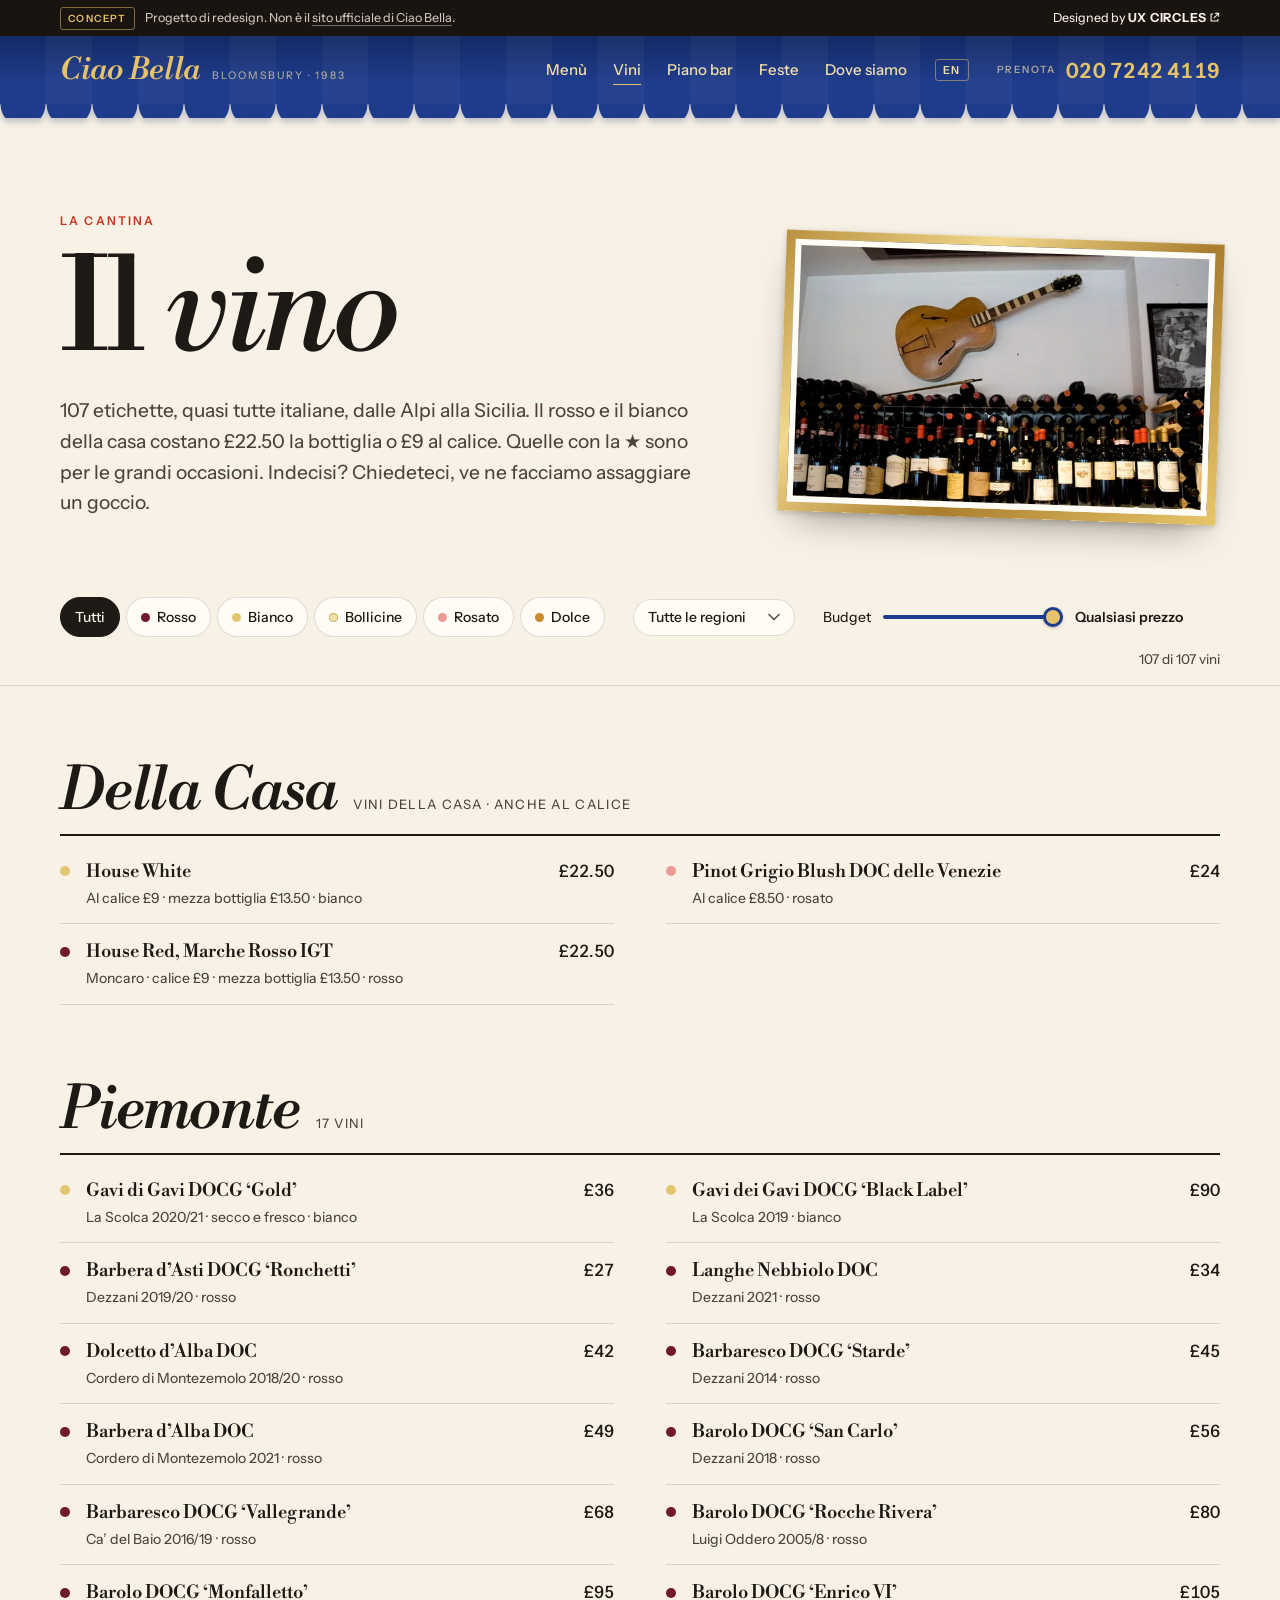
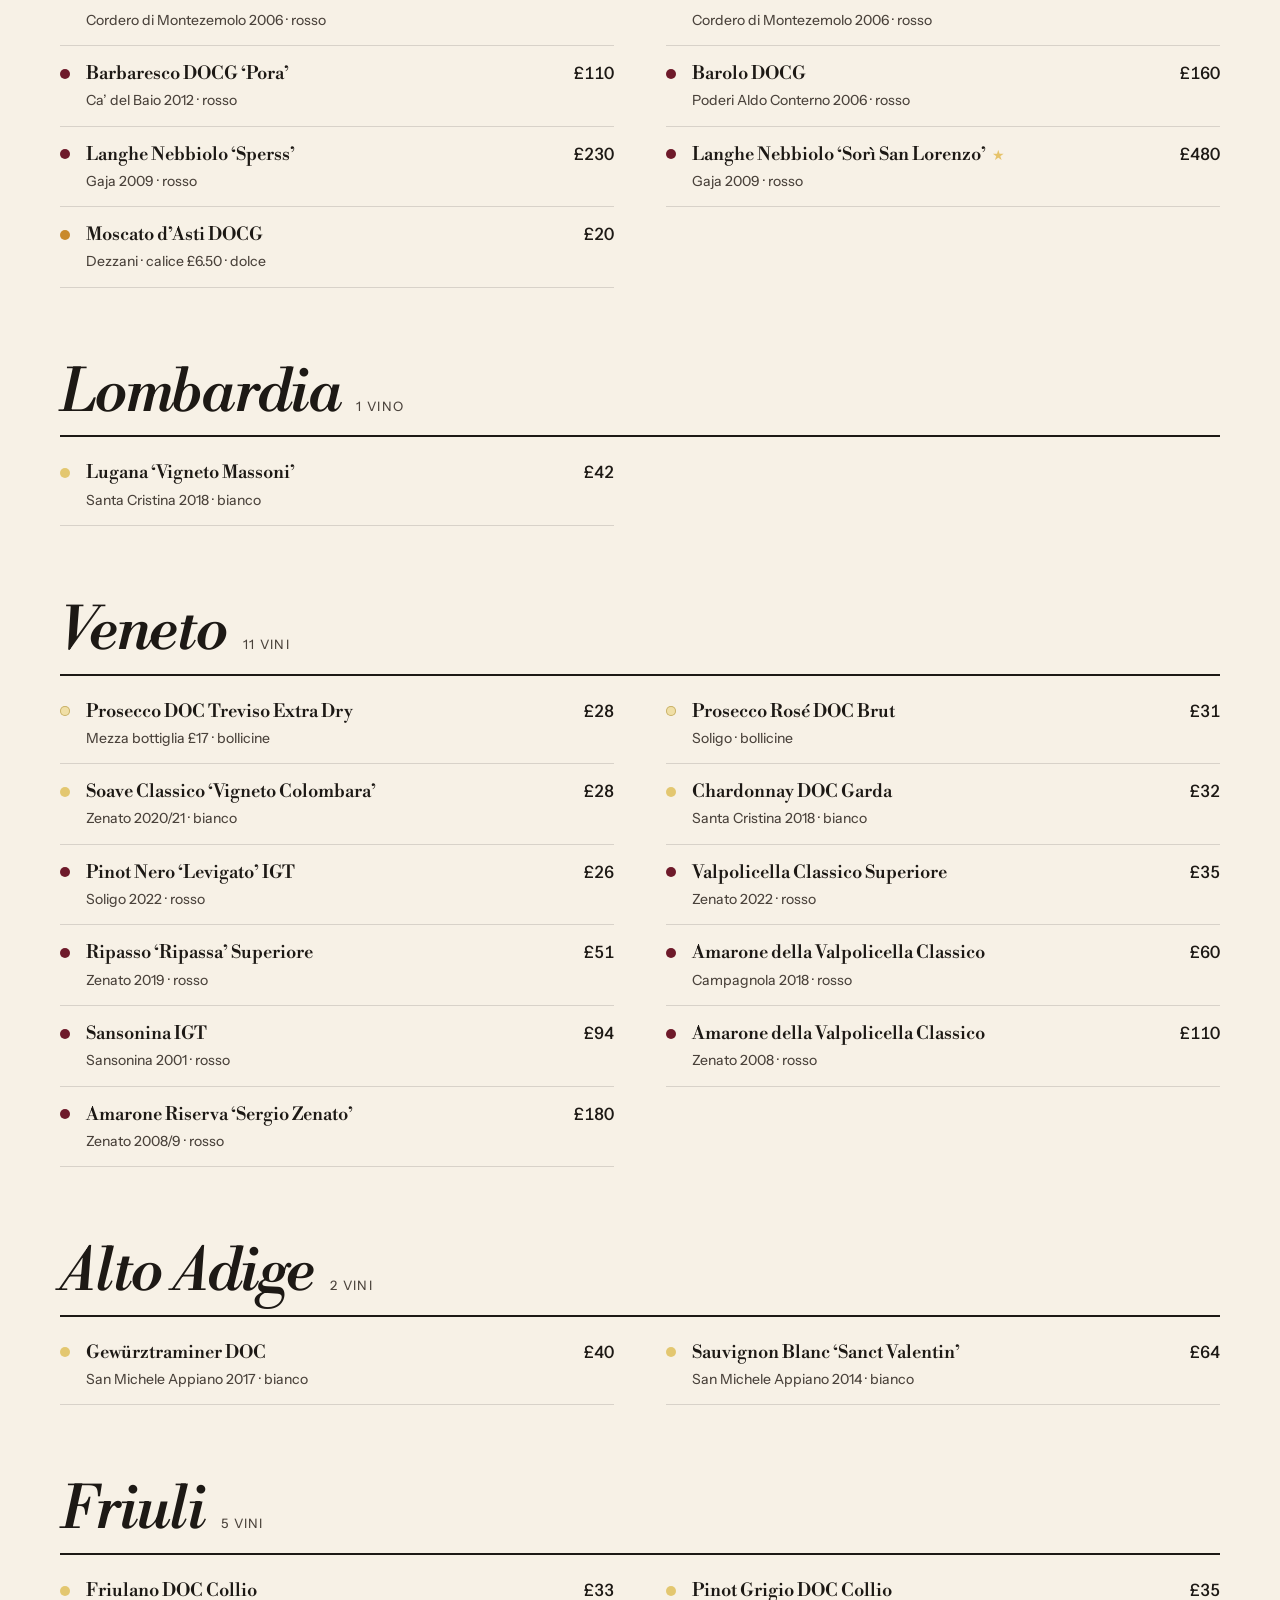
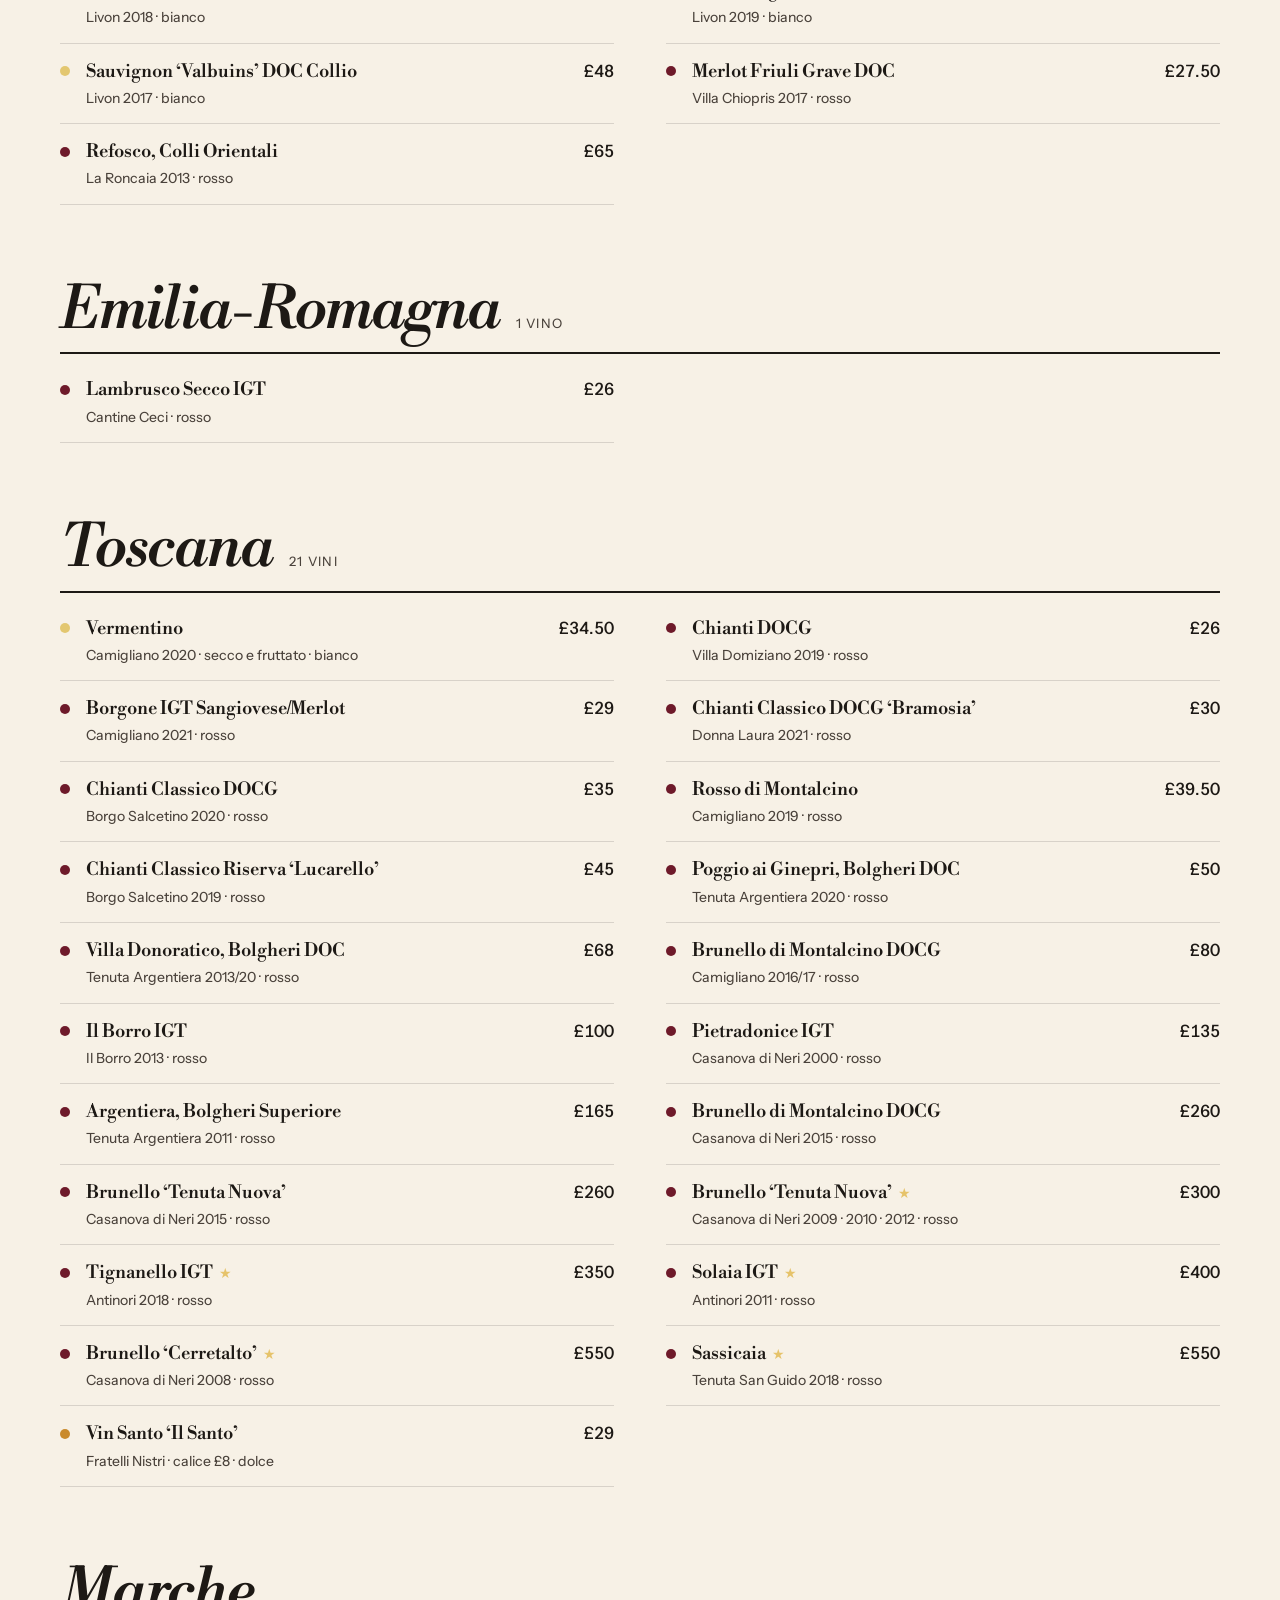
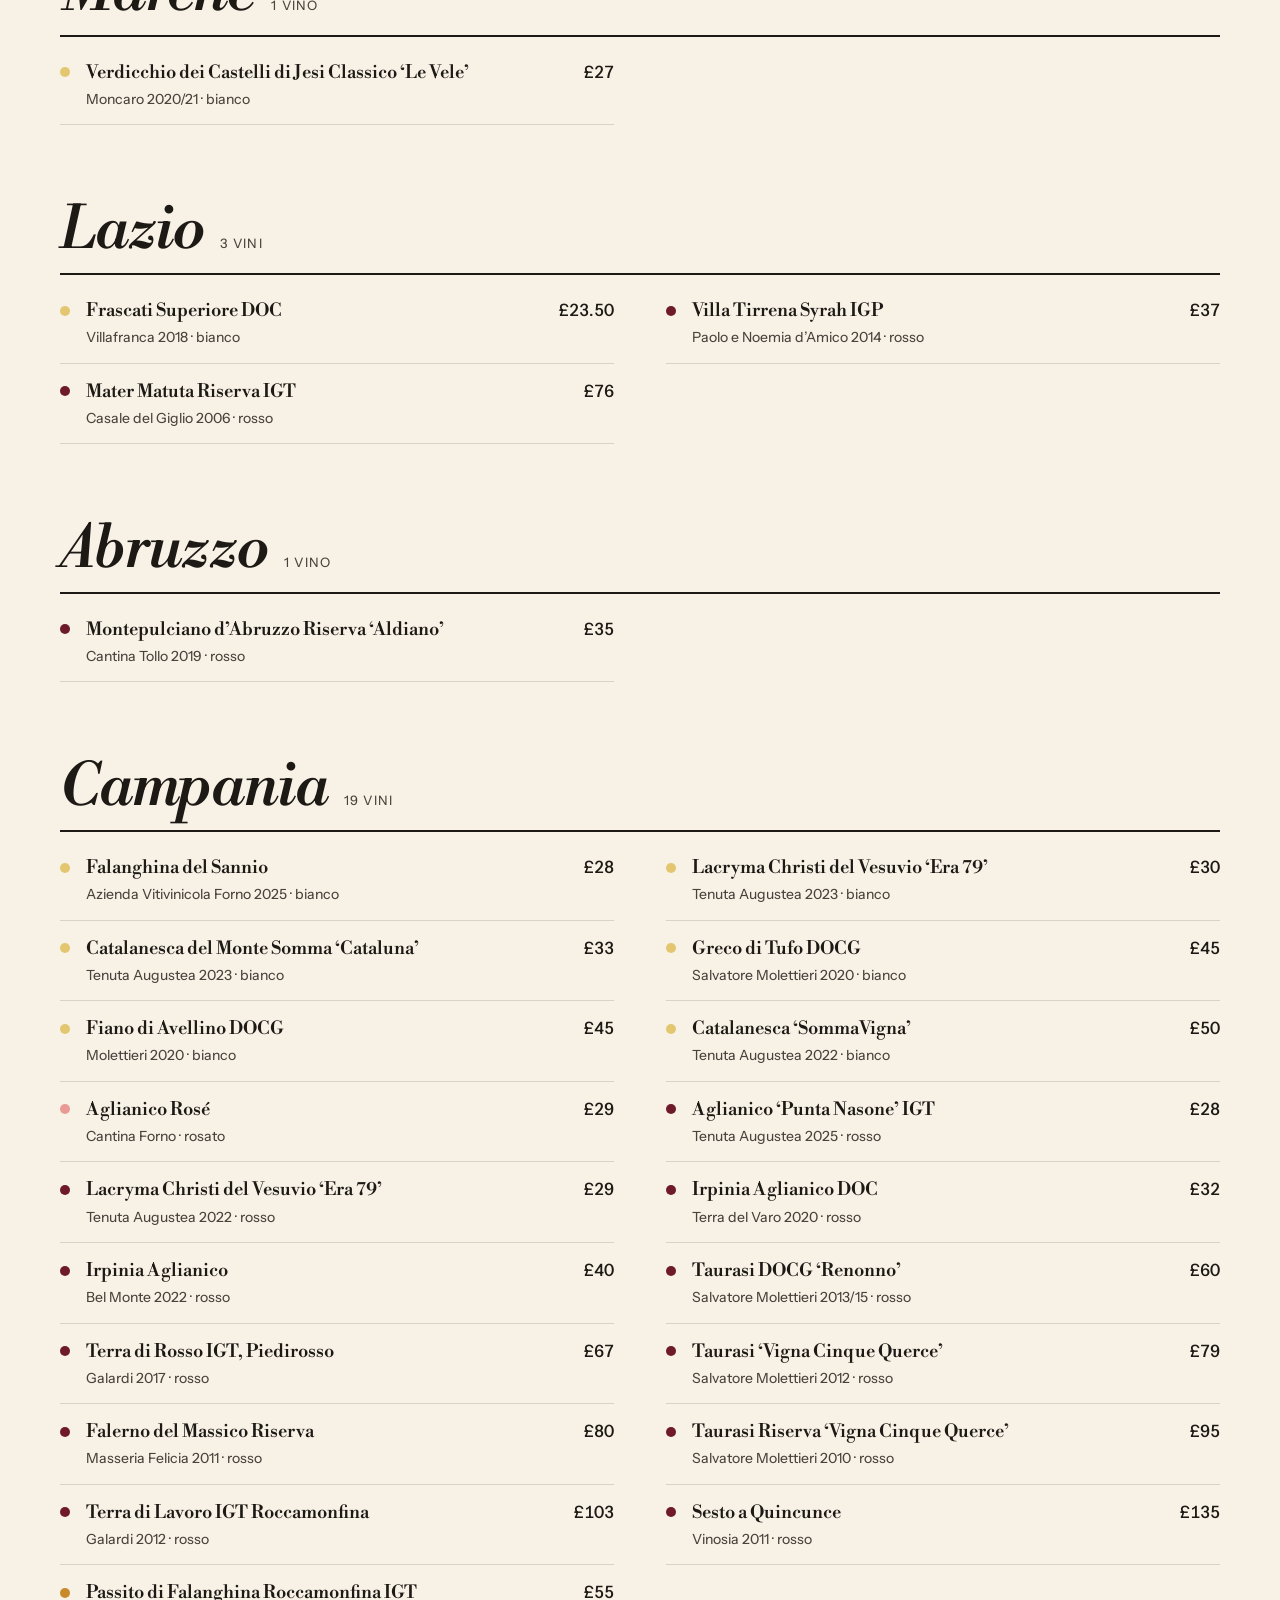
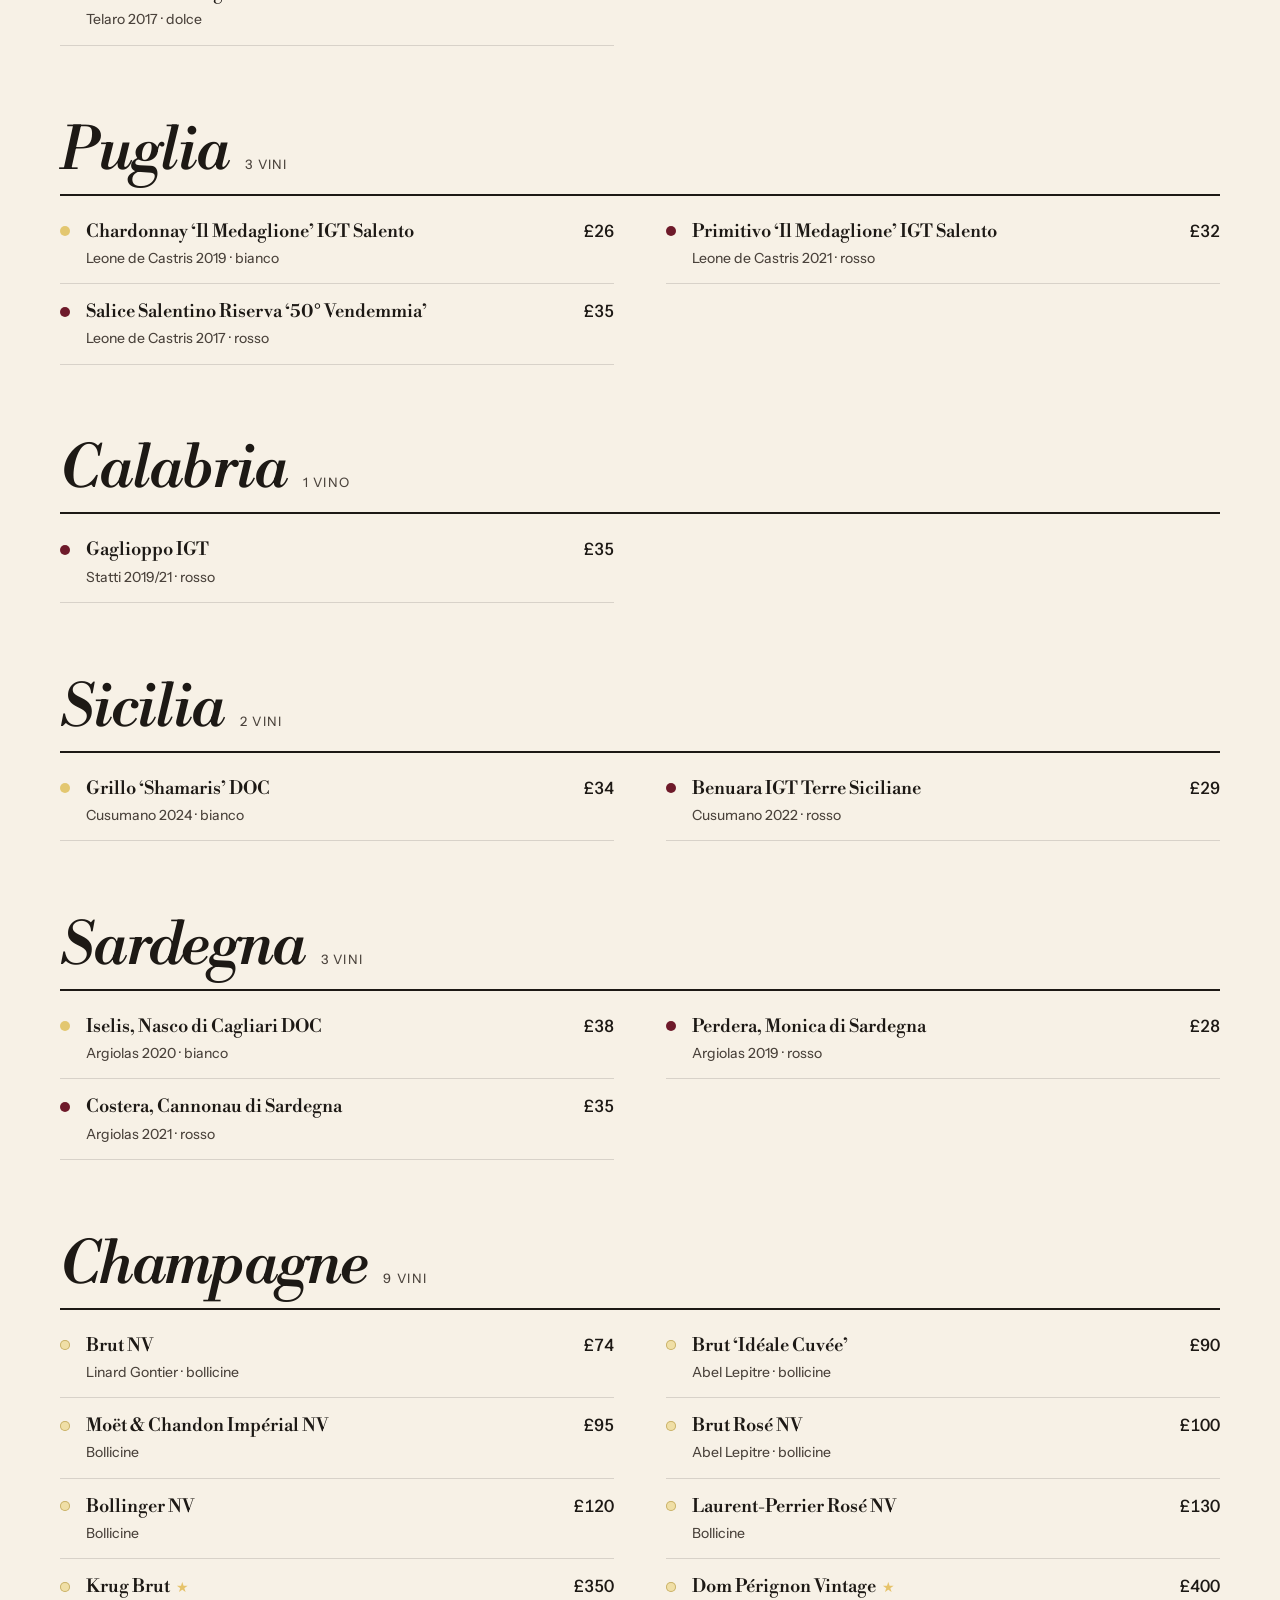
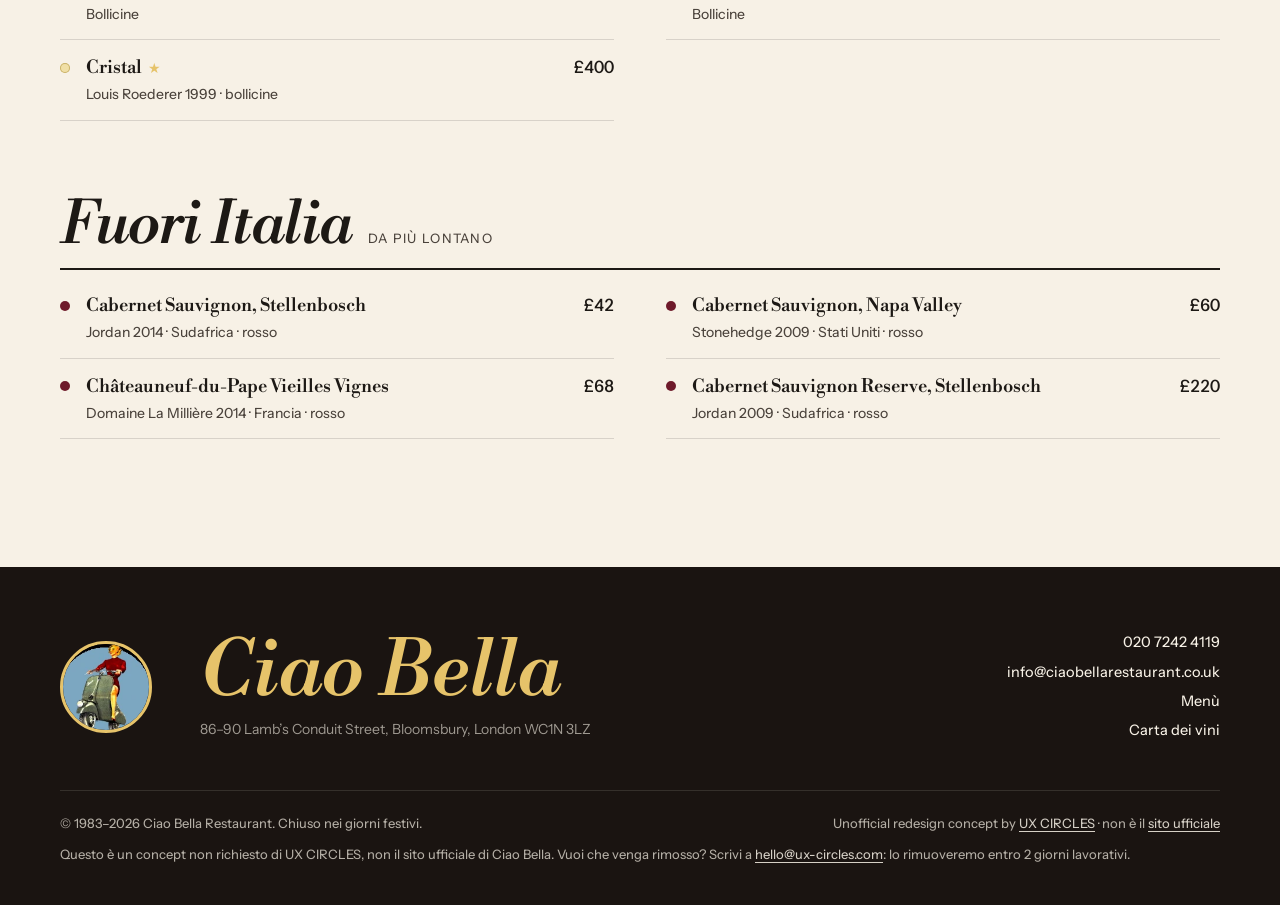
<file: it/cantina.html>
<!doctype html>
<html lang="it" class="no-js">
<head>
  <meta charset="utf-8">
  <meta name="viewport" content="width=device-width, initial-scale=1, viewport-fit=cover">
  <title>La Cantina · La carta dei vini di Ciao Bella</title>
  <meta name="description" content="107 vini, quasi tutti italiani, dal rosso della casa a £22.50 al Sassicaia. Filtra per colore, regione e prezzo.">
  <meta name="robots" content="noindex, nofollow">
  <meta name="theme-color" content="#1F3C8C">
  <link rel="canonical" href="https://uxcircles.github.io/ciaobella/it/cantina">
  <link rel="alternate" hreflang="en-GB" href="https://uxcircles.github.io/ciaobella/cantina">
  <link rel="alternate" hreflang="it" href="https://uxcircles.github.io/ciaobella/it/cantina">
  <link rel="icon" href="../favicon.svg" type="image/svg+xml">
  <link rel="apple-touch-icon" href="../apple-touch-icon.png">
  
  <meta property="og:type" content="restaurant">
  <meta property="og:site_name" content="Ciao Bella">
  <meta property="og:locale" content="it_IT">
  <meta property="og:title" content="La Cantina · La carta dei vini di Ciao Bella">
  <meta property="og:description" content="107 vini, quasi tutti italiani, dal rosso della casa a £22.50 al Sassicaia. Filtra per colore, regione e prezzo.">
  <meta property="og:url" content="https://uxcircles.github.io/ciaobella/it/cantina">
  <meta property="og:image" content="https://uxcircles.github.io/ciaobella/assets/img/og.jpg">
  <meta property="og:image:width" content="1200">
  <meta property="og:image:height" content="630">
  <meta name="twitter:card" content="summary_large_image">

  <link rel="preconnect" href="https://fonts.googleapis.com">
  <link rel="preconnect" href="https://fonts.gstatic.com" crossorigin>
  <link href="https://fonts.googleapis.com/css2?family=Libre+Bodoni:ital,wght@0,400..700;1,400..700&family=Instrument+Sans:wght@400..700&family=Caveat:wght@500..700&display=swap" rel="stylesheet">
  <link rel="stylesheet" href="../styles.css?v=26">
</head>
<body>
<svg width="0" height="0" style="position:absolute" aria-hidden="true">
  <symbol id="i-ext" viewBox="0 0 16 16"><path d="M6 3H3v10h10v-3M9 2h5v5M14 2 7 9" fill="none" stroke="currentColor" stroke-width="1.6"/></symbol>
  <symbol id="i-phone" viewBox="0 0 24 24"><path d="M6.6 10.8a15.1 15.1 0 0 0 6.6 6.6l2.2-2.2c.3-.3.7-.4 1-.2 1.1.4 2.3.6 3.6.6.6 0 1 .4 1 1V20c0 .6-.4 1-1 1A17 17 0 0 1 3 4c0-.6.4-1 1-1h3.5c.6 0 1 .4 1 1 0 1.3.2 2.5.6 3.6.1.3 0 .7-.2 1l-2.3 2.2Z" fill="currentColor"/></symbol>
  <symbol id="i-menu" viewBox="0 0 24 24"><path d="M3 7h18M3 12h18M3 17h12" fill="none" stroke="currentColor" stroke-width="1.8" stroke-linecap="round"/></symbol>
  <symbol id="i-arrow" viewBox="0 0 24 24"><path d="M5 12h14M13 6l6 6-6 6" fill="none" stroke="currentColor" stroke-width="1.8" stroke-linecap="round" stroke-linejoin="round"/></symbol>
</svg>
<a class="sr-only" href="#main">Vai al contenuto</a>
<header class="site-header">
  <div class="concept-bar" role="note">
    <div class="wrap concept-inner">
      <p><span class="concept-tag">Concept</span><span class="concept-long">Progetto di redesign. Non è il <a href="https://ciaobellarestaurant.co.uk/" target="_blank" rel="noopener">sito ufficiale di Ciao Bella</a>.</span></p>
      <a href="https://ux-circles.com/restaurants" target="_blank" rel="noopener"><span class="concept-by">Designed by </span><strong>UX CIRCLES</strong> <svg class="icon-ext" aria-hidden="true"><use href="#i-ext"/></svg></a>
    </div>
  </div>
  <div class="awning">
    <div class="wrap header-inner">
      <a class="brand" href="index.html" aria-label="Ciao Bella, home page">
        <span class="brand-word">Ciao Bella</span><span class="brand-since">Bloomsbury · 1983</span>
      </a>
      <nav class="nav" aria-label="Principale" data-nav id="nav">
        <ul>
          <li><a href="index.html#menu">Menù</a></li>
          <li><a href="cantina.html" aria-current="page">Vini</a></li>
          <li><a href="index.html#piano">Piano bar</a></li>
          <li><a href="index.html#occasions">Feste</a></li>
          <li><a href="index.html#visit">Dove siamo</a></li>
        </ul>
      </nav>
      <a class="lang-switch" href="../cantina.html" hreflang="en" lang="en" aria-label="English version">EN</a>
      <a class="awning-phone" href="tel:+442072424119"><small>Prenota</small>020 7242 4119</a>
      <button class="nav-toggle" aria-expanded="false" aria-controls="nav" aria-label="Menù"><svg aria-hidden="true"><use href="#i-menu"/></svg></button>
    </div>
  </div>
</header>

<main id="main">
  <section class="cantina-hero" data-hero>
    <div class="wrap cantina-hero-grid">
      <div>
        <p class="kicker">La cantina</p>
        <h1 class="h-display">Il <em>vino</em></h1>
        <p class="lede">107 etichette, quasi tutte italiane, dalle Alpi alla Sicilia. Il rosso e il bianco della casa costano £22.50 la bottiglia o £9 al calice. Quelle con la ★ sono per le grandi occasioni. Indecisi? Chiedeteci, ve ne facciamo assaggiare un goccio.</p>
      </div>
      <figure class="frame gilt"><img src="../assets/img/guitar-wine-640.webp" srcset="../assets/img/guitar-wine-640.webp 640w, ../assets/img/guitar-wine-lg.webp 1000w" sizes="(max-width: 900px) 90vw, 36vw" width="1000" height="625" alt="Una chitarra appesa sopra una lunga fila di bottiglie di vino" fetchpriority="high"></figure>
    </div>
  </section>

  <div class="wine-tools" data-wine-tools>
    <div class="wrap">
      <div class="chips" role="group" aria-label="Filtra per tipo">
        <button type="button" data-style="all" aria-pressed="true">Tutti</button>
        <button type="button" data-style="rosso" aria-pressed="false"><i class="style-rosso" aria-hidden="true"></i>Rosso</button><button type="button" data-style="bianco" aria-pressed="false"><i class="style-bianco" aria-hidden="true"></i>Bianco</button><button type="button" data-style="bollicine" aria-pressed="false"><i class="style-bollicine" aria-hidden="true"></i>Bollicine</button><button type="button" data-style="rosato" aria-pressed="false"><i class="style-rosato" aria-hidden="true"></i>Rosato</button><button type="button" data-style="dolce" aria-pressed="false"><i class="style-dolce" aria-hidden="true"></i>Dolce</button>
      </div>
      <label class="sr-only" for="region">Regione</label>
      <select class="region-select" id="region" data-region>
        <option value="all">Tutte le regioni</option>
        <option value="house">Vini della casa</option><option value="piemonte">Piemonte</option><option value="lombardia">Lombardia</option><option value="veneto">Veneto</option><option value="alto-adige">Alto Adige</option><option value="friuli">Friuli</option><option value="emilia-romagna">Emilia-Romagna</option><option value="toscana">Toscana</option><option value="marche">Marche</option><option value="lazio">Lazio</option><option value="abruzzo">Abruzzo</option><option value="campania">Campania</option><option value="puglia">Puglia</option><option value="calabria">Calabria</option><option value="sicilia">Sicilia</option><option value="sardegna">Sardegna</option><option value="champagne">Champagne</option><option value="beyond-italy">Fuori Italia</option>
      </select>
      <div class="price-filter">
        <label for="price">Budget</label>
        <input type="range" id="price" min="20" max="550" step="5" value="550" data-price>
        <output for="price" data-price-out>Qualsiasi prezzo</output>
      </div>
      <p class="wine-count" data-count aria-live="polite">107 vini</p>
    </div>
  </div>

  <div class="wrap">
    <div class="regions">
      <section class="region" id="house"><div class="region-head"><h2>Della Casa</h2><span>Vini della casa · anche al calice</span></div><ul class="wines"><li class="wine" data-style="bianco" data-price="22.50"><i class="style-bianco" aria-hidden="true"></i><h3>House White</h3><span class="price">£22.50</span><p>Al calice £9 · mezza bottiglia £13.50 · bianco</p></li><li class="wine" data-style="rosato" data-price="24.00"><i class="style-rosato" aria-hidden="true"></i><h3>Pinot Grigio Blush DOC delle Venezie</h3><span class="price">£24</span><p>Al calice £8.50 · rosato</p></li><li class="wine" data-style="rosso" data-price="22.50"><i class="style-rosso" aria-hidden="true"></i><h3>House Red, Marche Rosso IGT</h3><span class="price">£22.50</span><p>Moncaro · calice £9 · mezza bottiglia £13.50 · rosso</p></li></ul></section>
<section class="region" id="piemonte"><div class="region-head"><h2>Piemonte</h2><span>17 vini</span></div><ul class="wines"><li class="wine" data-style="bianco" data-price="36.00"><i class="style-bianco" aria-hidden="true"></i><h3>Gavi di Gavi DOCG ‘Gold’</h3><span class="price">£36</span><p>La Scolca 2020/21 · secco e fresco · bianco</p></li><li class="wine" data-style="bianco" data-price="90.00"><i class="style-bianco" aria-hidden="true"></i><h3>Gavi dei Gavi DOCG ‘Black Label’</h3><span class="price">£90</span><p>La Scolca 2019 · bianco</p></li><li class="wine" data-style="rosso" data-price="27.00"><i class="style-rosso" aria-hidden="true"></i><h3>Barbera d’Asti DOCG ‘Ronchetti’</h3><span class="price">£27</span><p>Dezzani 2019/20 · rosso</p></li><li class="wine" data-style="rosso" data-price="34.00"><i class="style-rosso" aria-hidden="true"></i><h3>Langhe Nebbiolo DOC</h3><span class="price">£34</span><p>Dezzani 2021 · rosso</p></li><li class="wine" data-style="rosso" data-price="42.00"><i class="style-rosso" aria-hidden="true"></i><h3>Dolcetto d’Alba DOC</h3><span class="price">£42</span><p>Cordero di Montezemolo 2018/20 · rosso</p></li><li class="wine" data-style="rosso" data-price="45.00"><i class="style-rosso" aria-hidden="true"></i><h3>Barbaresco DOCG ‘Starde’</h3><span class="price">£45</span><p>Dezzani 2014 · rosso</p></li><li class="wine" data-style="rosso" data-price="49.00"><i class="style-rosso" aria-hidden="true"></i><h3>Barbera d’Alba DOC</h3><span class="price">£49</span><p>Cordero di Montezemolo 2021 · rosso</p></li><li class="wine" data-style="rosso" data-price="56.00"><i class="style-rosso" aria-hidden="true"></i><h3>Barolo DOCG ‘San Carlo’</h3><span class="price">£56</span><p>Dezzani 2018 · rosso</p></li><li class="wine" data-style="rosso" data-price="68.00"><i class="style-rosso" aria-hidden="true"></i><h3>Barbaresco DOCG ‘Vallegrande’</h3><span class="price">£68</span><p>Ca’ del Baio 2016/19 · rosso</p></li><li class="wine" data-style="rosso" data-price="80.00"><i class="style-rosso" aria-hidden="true"></i><h3>Barolo DOCG ‘Rocche Rivera’</h3><span class="price">£80</span><p>Luigi Oddero 2005/8 · rosso</p></li><li class="wine" data-style="rosso" data-price="95.00"><i class="style-rosso" aria-hidden="true"></i><h3>Barolo DOCG ‘Monfalletto’</h3><span class="price">£95</span><p>Cordero di Montezemolo 2006 · rosso</p></li><li class="wine" data-style="rosso" data-price="105.00"><i class="style-rosso" aria-hidden="true"></i><h3>Barolo DOCG ‘Enrico VI’</h3><span class="price">£105</span><p>Cordero di Montezemolo 2006 · rosso</p></li><li class="wine" data-style="rosso" data-price="110.00"><i class="style-rosso" aria-hidden="true"></i><h3>Barbaresco DOCG ‘Pora’</h3><span class="price">£110</span><p>Ca’ del Baio 2012 · rosso</p></li><li class="wine" data-style="rosso" data-price="160.00"><i class="style-rosso" aria-hidden="true"></i><h3>Barolo DOCG</h3><span class="price">£160</span><p>Poderi Aldo Conterno 2006 · rosso</p></li><li class="wine" data-style="rosso" data-price="230.00"><i class="style-rosso" aria-hidden="true"></i><h3>Langhe Nebbiolo ‘Sperss’</h3><span class="price">£230</span><p>Gaja 2009 · rosso</p></li><li class="wine trophy" data-style="rosso" data-price="480.00"><i class="style-rosso" aria-hidden="true"></i><h3>Langhe Nebbiolo ‘Sorì San Lorenzo’</h3><span class="price">£480</span><p>Gaja 2009 · rosso</p></li><li class="wine" data-style="dolce" data-price="20.00"><i class="style-dolce" aria-hidden="true"></i><h3>Moscato d’Asti DOCG</h3><span class="price">£20</span><p>Dezzani · calice £6.50 · dolce</p></li></ul></section>
<section class="region" id="lombardia"><div class="region-head"><h2>Lombardia</h2><span>1 vino</span></div><ul class="wines"><li class="wine" data-style="bianco" data-price="42.00"><i class="style-bianco" aria-hidden="true"></i><h3>Lugana ‘Vigneto Massoni’</h3><span class="price">£42</span><p>Santa Cristina 2018 · bianco</p></li></ul></section>
<section class="region" id="veneto"><div class="region-head"><h2>Veneto</h2><span>11 vini</span></div><ul class="wines"><li class="wine" data-style="bollicine" data-price="28.00"><i class="style-bollicine" aria-hidden="true"></i><h3>Prosecco DOC Treviso Extra Dry</h3><span class="price">£28</span><p>Mezza bottiglia £17 · bollicine</p></li><li class="wine" data-style="bollicine" data-price="31.00"><i class="style-bollicine" aria-hidden="true"></i><h3>Prosecco Rosé DOC Brut</h3><span class="price">£31</span><p>Soligo · bollicine</p></li><li class="wine" data-style="bianco" data-price="28.00"><i class="style-bianco" aria-hidden="true"></i><h3>Soave Classico ‘Vigneto Colombara’</h3><span class="price">£28</span><p>Zenato 2020/21 · bianco</p></li><li class="wine" data-style="bianco" data-price="32.00"><i class="style-bianco" aria-hidden="true"></i><h3>Chardonnay DOC Garda</h3><span class="price">£32</span><p>Santa Cristina 2018 · bianco</p></li><li class="wine" data-style="rosso" data-price="26.00"><i class="style-rosso" aria-hidden="true"></i><h3>Pinot Nero ‘Levigato’ IGT</h3><span class="price">£26</span><p>Soligo 2022 · rosso</p></li><li class="wine" data-style="rosso" data-price="35.00"><i class="style-rosso" aria-hidden="true"></i><h3>Valpolicella Classico Superiore</h3><span class="price">£35</span><p>Zenato 2022 · rosso</p></li><li class="wine" data-style="rosso" data-price="51.00"><i class="style-rosso" aria-hidden="true"></i><h3>Ripasso ‘Ripassa’ Superiore</h3><span class="price">£51</span><p>Zenato 2019 · rosso</p></li><li class="wine" data-style="rosso" data-price="60.00"><i class="style-rosso" aria-hidden="true"></i><h3>Amarone della Valpolicella Classico</h3><span class="price">£60</span><p>Campagnola 2018 · rosso</p></li><li class="wine" data-style="rosso" data-price="94.00"><i class="style-rosso" aria-hidden="true"></i><h3>Sansonina IGT</h3><span class="price">£94</span><p>Sansonina 2001 · rosso</p></li><li class="wine" data-style="rosso" data-price="110.00"><i class="style-rosso" aria-hidden="true"></i><h3>Amarone della Valpolicella Classico</h3><span class="price">£110</span><p>Zenato 2008 · rosso</p></li><li class="wine" data-style="rosso" data-price="180.00"><i class="style-rosso" aria-hidden="true"></i><h3>Amarone Riserva ‘Sergio Zenato’</h3><span class="price">£180</span><p>Zenato 2008/9 · rosso</p></li></ul></section>
<section class="region" id="alto-adige"><div class="region-head"><h2>Alto Adige</h2><span>2 vini</span></div><ul class="wines"><li class="wine" data-style="bianco" data-price="40.00"><i class="style-bianco" aria-hidden="true"></i><h3>Gewürztraminer DOC</h3><span class="price">£40</span><p>San Michele Appiano 2017 · bianco</p></li><li class="wine" data-style="bianco" data-price="64.00"><i class="style-bianco" aria-hidden="true"></i><h3>Sauvignon Blanc ‘Sanct Valentin’</h3><span class="price">£64</span><p>San Michele Appiano 2014 · bianco</p></li></ul></section>
<section class="region" id="friuli"><div class="region-head"><h2>Friuli</h2><span>5 vini</span></div><ul class="wines"><li class="wine" data-style="bianco" data-price="33.00"><i class="style-bianco" aria-hidden="true"></i><h3>Friulano DOC Collio</h3><span class="price">£33</span><p>Livon 2018 · bianco</p></li><li class="wine" data-style="bianco" data-price="35.00"><i class="style-bianco" aria-hidden="true"></i><h3>Pinot Grigio DOC Collio</h3><span class="price">£35</span><p>Livon 2019 · bianco</p></li><li class="wine" data-style="bianco" data-price="48.00"><i class="style-bianco" aria-hidden="true"></i><h3>Sauvignon ‘Valbuins’ DOC Collio</h3><span class="price">£48</span><p>Livon 2017 · bianco</p></li><li class="wine" data-style="rosso" data-price="27.50"><i class="style-rosso" aria-hidden="true"></i><h3>Merlot Friuli Grave DOC</h3><span class="price">£27.50</span><p>Villa Chiopris 2017 · rosso</p></li><li class="wine" data-style="rosso" data-price="65.00"><i class="style-rosso" aria-hidden="true"></i><h3>Refosco, Colli Orientali</h3><span class="price">£65</span><p>La Roncaia 2013 · rosso</p></li></ul></section>
<section class="region" id="emilia-romagna"><div class="region-head"><h2>Emilia-Romagna</h2><span>1 vino</span></div><ul class="wines"><li class="wine" data-style="rosso" data-price="26.00"><i class="style-rosso" aria-hidden="true"></i><h3>Lambrusco Secco IGT</h3><span class="price">£26</span><p>Cantine Ceci · rosso</p></li></ul></section>
<section class="region" id="toscana"><div class="region-head"><h2>Toscana</h2><span>21 vini</span></div><ul class="wines"><li class="wine" data-style="bianco" data-price="34.50"><i class="style-bianco" aria-hidden="true"></i><h3>Vermentino</h3><span class="price">£34.50</span><p>Camigliano 2020 · secco e fruttato · bianco</p></li><li class="wine" data-style="rosso" data-price="26.00"><i class="style-rosso" aria-hidden="true"></i><h3>Chianti DOCG</h3><span class="price">£26</span><p>Villa Domiziano 2019 · rosso</p></li><li class="wine" data-style="rosso" data-price="29.00"><i class="style-rosso" aria-hidden="true"></i><h3>Borgone IGT Sangiovese/Merlot</h3><span class="price">£29</span><p>Camigliano 2021 · rosso</p></li><li class="wine" data-style="rosso" data-price="30.00"><i class="style-rosso" aria-hidden="true"></i><h3>Chianti Classico DOCG ‘Bramosia’</h3><span class="price">£30</span><p>Donna Laura 2021 · rosso</p></li><li class="wine" data-style="rosso" data-price="35.00"><i class="style-rosso" aria-hidden="true"></i><h3>Chianti Classico DOCG</h3><span class="price">£35</span><p>Borgo Salcetino 2020 · rosso</p></li><li class="wine" data-style="rosso" data-price="39.50"><i class="style-rosso" aria-hidden="true"></i><h3>Rosso di Montalcino</h3><span class="price">£39.50</span><p>Camigliano 2019 · rosso</p></li><li class="wine" data-style="rosso" data-price="45.00"><i class="style-rosso" aria-hidden="true"></i><h3>Chianti Classico Riserva ‘Lucarello’</h3><span class="price">£45</span><p>Borgo Salcetino 2019 · rosso</p></li><li class="wine" data-style="rosso" data-price="50.00"><i class="style-rosso" aria-hidden="true"></i><h3>Poggio ai Ginepri, Bolgheri DOC</h3><span class="price">£50</span><p>Tenuta Argentiera 2020 · rosso</p></li><li class="wine" data-style="rosso" data-price="68.00"><i class="style-rosso" aria-hidden="true"></i><h3>Villa Donoratico, Bolgheri DOC</h3><span class="price">£68</span><p>Tenuta Argentiera 2013/20 · rosso</p></li><li class="wine" data-style="rosso" data-price="80.00"><i class="style-rosso" aria-hidden="true"></i><h3>Brunello di Montalcino DOCG</h3><span class="price">£80</span><p>Camigliano 2016/17 · rosso</p></li><li class="wine" data-style="rosso" data-price="100.00"><i class="style-rosso" aria-hidden="true"></i><h3>Il Borro IGT</h3><span class="price">£100</span><p>Il Borro 2013 · rosso</p></li><li class="wine" data-style="rosso" data-price="135.00"><i class="style-rosso" aria-hidden="true"></i><h3>Pietradonice IGT</h3><span class="price">£135</span><p>Casanova di Neri 2000 · rosso</p></li><li class="wine" data-style="rosso" data-price="165.00"><i class="style-rosso" aria-hidden="true"></i><h3>Argentiera, Bolgheri Superiore</h3><span class="price">£165</span><p>Tenuta Argentiera 2011 · rosso</p></li><li class="wine" data-style="rosso" data-price="260.00"><i class="style-rosso" aria-hidden="true"></i><h3>Brunello di Montalcino DOCG</h3><span class="price">£260</span><p>Casanova di Neri 2015 · rosso</p></li><li class="wine" data-style="rosso" data-price="260.00"><i class="style-rosso" aria-hidden="true"></i><h3>Brunello ‘Tenuta Nuova’</h3><span class="price">£260</span><p>Casanova di Neri 2015 · rosso</p></li><li class="wine trophy" data-style="rosso" data-price="300.00"><i class="style-rosso" aria-hidden="true"></i><h3>Brunello ‘Tenuta Nuova’</h3><span class="price">£300</span><p>Casanova di Neri 2009 · 2010 · 2012 · rosso</p></li><li class="wine trophy" data-style="rosso" data-price="350.00"><i class="style-rosso" aria-hidden="true"></i><h3>Tignanello IGT</h3><span class="price">£350</span><p>Antinori 2018 · rosso</p></li><li class="wine trophy" data-style="rosso" data-price="400.00"><i class="style-rosso" aria-hidden="true"></i><h3>Solaia IGT</h3><span class="price">£400</span><p>Antinori 2011 · rosso</p></li><li class="wine trophy" data-style="rosso" data-price="550.00"><i class="style-rosso" aria-hidden="true"></i><h3>Brunello ‘Cerretalto’</h3><span class="price">£550</span><p>Casanova di Neri 2008 · rosso</p></li><li class="wine trophy" data-style="rosso" data-price="550.00"><i class="style-rosso" aria-hidden="true"></i><h3>Sassicaia</h3><span class="price">£550</span><p>Tenuta San Guido 2018 · rosso</p></li><li class="wine" data-style="dolce" data-price="29.00"><i class="style-dolce" aria-hidden="true"></i><h3>Vin Santo ‘Il Santo’</h3><span class="price">£29</span><p>Fratelli Nistri · calice £8 · dolce</p></li></ul></section>
<section class="region" id="marche"><div class="region-head"><h2>Marche</h2><span>1 vino</span></div><ul class="wines"><li class="wine" data-style="bianco" data-price="27.00"><i class="style-bianco" aria-hidden="true"></i><h3>Verdicchio dei Castelli di Jesi Classico ‘Le Vele’</h3><span class="price">£27</span><p>Moncaro 2020/21 · bianco</p></li></ul></section>
<section class="region" id="lazio"><div class="region-head"><h2>Lazio</h2><span>3 vini</span></div><ul class="wines"><li class="wine" data-style="bianco" data-price="23.50"><i class="style-bianco" aria-hidden="true"></i><h3>Frascati Superiore DOC</h3><span class="price">£23.50</span><p>Villafranca 2018 · bianco</p></li><li class="wine" data-style="rosso" data-price="37.00"><i class="style-rosso" aria-hidden="true"></i><h3>Villa Tirrena Syrah IGP</h3><span class="price">£37</span><p>Paolo e Noemia d’Amico 2014 · rosso</p></li><li class="wine" data-style="rosso" data-price="76.00"><i class="style-rosso" aria-hidden="true"></i><h3>Mater Matuta Riserva IGT</h3><span class="price">£76</span><p>Casale del Giglio 2006 · rosso</p></li></ul></section>
<section class="region" id="abruzzo"><div class="region-head"><h2>Abruzzo</h2><span>1 vino</span></div><ul class="wines"><li class="wine" data-style="rosso" data-price="35.00"><i class="style-rosso" aria-hidden="true"></i><h3>Montepulciano d’Abruzzo Riserva ‘Aldiano’</h3><span class="price">£35</span><p>Cantina Tollo 2019 · rosso</p></li></ul></section>
<section class="region" id="campania"><div class="region-head"><h2>Campania</h2><span>19 vini</span></div><ul class="wines"><li class="wine" data-style="bianco" data-price="28.00"><i class="style-bianco" aria-hidden="true"></i><h3>Falanghina del Sannio</h3><span class="price">£28</span><p>Azienda Vitivinicola Forno 2025 · bianco</p></li><li class="wine" data-style="bianco" data-price="30.00"><i class="style-bianco" aria-hidden="true"></i><h3>Lacryma Christi del Vesuvio ‘Era 79’</h3><span class="price">£30</span><p>Tenuta Augustea 2023 · bianco</p></li><li class="wine" data-style="bianco" data-price="33.00"><i class="style-bianco" aria-hidden="true"></i><h3>Catalanesca del Monte Somma ‘Cataluna’</h3><span class="price">£33</span><p>Tenuta Augustea 2023 · bianco</p></li><li class="wine" data-style="bianco" data-price="45.00"><i class="style-bianco" aria-hidden="true"></i><h3>Greco di Tufo DOCG</h3><span class="price">£45</span><p>Salvatore Molettieri 2020 · bianco</p></li><li class="wine" data-style="bianco" data-price="45.00"><i class="style-bianco" aria-hidden="true"></i><h3>Fiano di Avellino DOCG</h3><span class="price">£45</span><p>Molettieri 2020 · bianco</p></li><li class="wine" data-style="bianco" data-price="50.00"><i class="style-bianco" aria-hidden="true"></i><h3>Catalanesca ‘SommaVigna’</h3><span class="price">£50</span><p>Tenuta Augustea 2022 · bianco</p></li><li class="wine" data-style="rosato" data-price="29.00"><i class="style-rosato" aria-hidden="true"></i><h3>Aglianico Rosé</h3><span class="price">£29</span><p>Cantina Forno · rosato</p></li><li class="wine" data-style="rosso" data-price="28.00"><i class="style-rosso" aria-hidden="true"></i><h3>Aglianico ‘Punta Nasone’ IGT</h3><span class="price">£28</span><p>Tenuta Augustea 2025 · rosso</p></li><li class="wine" data-style="rosso" data-price="29.00"><i class="style-rosso" aria-hidden="true"></i><h3>Lacryma Christi del Vesuvio ‘Era 79’</h3><span class="price">£29</span><p>Tenuta Augustea 2022 · rosso</p></li><li class="wine" data-style="rosso" data-price="32.00"><i class="style-rosso" aria-hidden="true"></i><h3>Irpinia Aglianico DOC</h3><span class="price">£32</span><p>Terra del Varo 2020 · rosso</p></li><li class="wine" data-style="rosso" data-price="40.00"><i class="style-rosso" aria-hidden="true"></i><h3>Irpinia Aglianico</h3><span class="price">£40</span><p>Bel Monte 2022 · rosso</p></li><li class="wine" data-style="rosso" data-price="60.00"><i class="style-rosso" aria-hidden="true"></i><h3>Taurasi DOCG ‘Renonno’</h3><span class="price">£60</span><p>Salvatore Molettieri 2013/15 · rosso</p></li><li class="wine" data-style="rosso" data-price="67.00"><i class="style-rosso" aria-hidden="true"></i><h3>Terra di Rosso IGT, Piedirosso</h3><span class="price">£67</span><p>Galardi 2017 · rosso</p></li><li class="wine" data-style="rosso" data-price="79.00"><i class="style-rosso" aria-hidden="true"></i><h3>Taurasi ‘Vigna Cinque Querce’</h3><span class="price">£79</span><p>Salvatore Molettieri 2012 · rosso</p></li><li class="wine" data-style="rosso" data-price="80.00"><i class="style-rosso" aria-hidden="true"></i><h3>Falerno del Massico Riserva</h3><span class="price">£80</span><p>Masseria Felicia 2011 · rosso</p></li><li class="wine" data-style="rosso" data-price="95.00"><i class="style-rosso" aria-hidden="true"></i><h3>Taurasi Riserva ‘Vigna Cinque Querce’</h3><span class="price">£95</span><p>Salvatore Molettieri 2010 · rosso</p></li><li class="wine" data-style="rosso" data-price="103.00"><i class="style-rosso" aria-hidden="true"></i><h3>Terra di Lavoro IGT Roccamonfina</h3><span class="price">£103</span><p>Galardi 2012 · rosso</p></li><li class="wine" data-style="rosso" data-price="135.00"><i class="style-rosso" aria-hidden="true"></i><h3>Sesto a Quincunce</h3><span class="price">£135</span><p>Vinosia 2011 · rosso</p></li><li class="wine" data-style="dolce" data-price="55.00"><i class="style-dolce" aria-hidden="true"></i><h3>Passito di Falanghina Roccamonfina IGT</h3><span class="price">£55</span><p>Telaro 2017 · dolce</p></li></ul></section>
<section class="region" id="puglia"><div class="region-head"><h2>Puglia</h2><span>3 vini</span></div><ul class="wines"><li class="wine" data-style="bianco" data-price="26.00"><i class="style-bianco" aria-hidden="true"></i><h3>Chardonnay ‘Il Medaglione’ IGT Salento</h3><span class="price">£26</span><p>Leone de Castris 2019 · bianco</p></li><li class="wine" data-style="rosso" data-price="32.00"><i class="style-rosso" aria-hidden="true"></i><h3>Primitivo ‘Il Medaglione’ IGT Salento</h3><span class="price">£32</span><p>Leone de Castris 2021 · rosso</p></li><li class="wine" data-style="rosso" data-price="35.00"><i class="style-rosso" aria-hidden="true"></i><h3>Salice Salentino Riserva ‘50° Vendemmia’</h3><span class="price">£35</span><p>Leone de Castris 2017 · rosso</p></li></ul></section>
<section class="region" id="calabria"><div class="region-head"><h2>Calabria</h2><span>1 vino</span></div><ul class="wines"><li class="wine" data-style="rosso" data-price="35.00"><i class="style-rosso" aria-hidden="true"></i><h3>Gaglioppo IGT</h3><span class="price">£35</span><p>Statti 2019/21 · rosso</p></li></ul></section>
<section class="region" id="sicilia"><div class="region-head"><h2>Sicilia</h2><span>2 vini</span></div><ul class="wines"><li class="wine" data-style="bianco" data-price="34.00"><i class="style-bianco" aria-hidden="true"></i><h3>Grillo ‘Shamaris’ DOC</h3><span class="price">£34</span><p>Cusumano 2024 · bianco</p></li><li class="wine" data-style="rosso" data-price="29.00"><i class="style-rosso" aria-hidden="true"></i><h3>Benuara IGT Terre Siciliane</h3><span class="price">£29</span><p>Cusumano 2022 · rosso</p></li></ul></section>
<section class="region" id="sardegna"><div class="region-head"><h2>Sardegna</h2><span>3 vini</span></div><ul class="wines"><li class="wine" data-style="bianco" data-price="38.00"><i class="style-bianco" aria-hidden="true"></i><h3>Iselis, Nasco di Cagliari DOC</h3><span class="price">£38</span><p>Argiolas 2020 · bianco</p></li><li class="wine" data-style="rosso" data-price="28.00"><i class="style-rosso" aria-hidden="true"></i><h3>Perdera, Monica di Sardegna</h3><span class="price">£28</span><p>Argiolas 2019 · rosso</p></li><li class="wine" data-style="rosso" data-price="35.00"><i class="style-rosso" aria-hidden="true"></i><h3>Costera, Cannonau di Sardegna</h3><span class="price">£35</span><p>Argiolas 2021 · rosso</p></li></ul></section>
<section class="region" id="champagne"><div class="region-head"><h2>Champagne</h2><span>9 vini</span></div><ul class="wines"><li class="wine" data-style="bollicine" data-price="74.00"><i class="style-bollicine" aria-hidden="true"></i><h3>Brut NV</h3><span class="price">£74</span><p>Linard Gontier · bollicine</p></li><li class="wine" data-style="bollicine" data-price="90.00"><i class="style-bollicine" aria-hidden="true"></i><h3>Brut ‘Idéale Cuvée’</h3><span class="price">£90</span><p>Abel Lepitre · bollicine</p></li><li class="wine" data-style="bollicine" data-price="95.00"><i class="style-bollicine" aria-hidden="true"></i><h3>Moët &amp; Chandon Impérial NV</h3><span class="price">£95</span><p>Bollicine</p></li><li class="wine" data-style="bollicine" data-price="100.00"><i class="style-bollicine" aria-hidden="true"></i><h3>Brut Rosé NV</h3><span class="price">£100</span><p>Abel Lepitre · bollicine</p></li><li class="wine" data-style="bollicine" data-price="120.00"><i class="style-bollicine" aria-hidden="true"></i><h3>Bollinger NV</h3><span class="price">£120</span><p>Bollicine</p></li><li class="wine" data-style="bollicine" data-price="130.00"><i class="style-bollicine" aria-hidden="true"></i><h3>Laurent-Perrier Rosé NV</h3><span class="price">£130</span><p>Bollicine</p></li><li class="wine trophy" data-style="bollicine" data-price="350.00"><i class="style-bollicine" aria-hidden="true"></i><h3>Krug Brut</h3><span class="price">£350</span><p>Bollicine</p></li><li class="wine trophy" data-style="bollicine" data-price="400.00"><i class="style-bollicine" aria-hidden="true"></i><h3>Dom Pérignon Vintage</h3><span class="price">£400</span><p>Bollicine</p></li><li class="wine trophy" data-style="bollicine" data-price="400.00"><i class="style-bollicine" aria-hidden="true"></i><h3>Cristal</h3><span class="price">£400</span><p>Louis Roederer 1999 · bollicine</p></li></ul></section>
<section class="region" id="beyond-italy"><div class="region-head"><h2>Fuori Italia</h2><span>Da più lontano</span></div><ul class="wines"><li class="wine" data-style="rosso" data-price="42.00"><i class="style-rosso" aria-hidden="true"></i><h3>Cabernet Sauvignon, Stellenbosch</h3><span class="price">£42</span><p>Jordan 2014 · Sudafrica · rosso</p></li><li class="wine" data-style="rosso" data-price="60.00"><i class="style-rosso" aria-hidden="true"></i><h3>Cabernet Sauvignon, Napa Valley</h3><span class="price">£60</span><p>Stonehedge 2009 · Stati Uniti · rosso</p></li><li class="wine" data-style="rosso" data-price="68.00"><i class="style-rosso" aria-hidden="true"></i><h3>Châteauneuf-du-Pape Vieilles Vignes</h3><span class="price">£68</span><p>Domaine La Millière 2014 · Francia · rosso</p></li><li class="wine" data-style="rosso" data-price="220.00"><i class="style-rosso" aria-hidden="true"></i><h3>Cabernet Sauvignon Reserve, Stellenbosch</h3><span class="price">£220</span><p>Jordan 2009 · Sudafrica · rosso</p></li></ul></section>
      <p class="no-wines">Nessun risultato. Provate un budget più alto, o chiedeteci: di solito c’è qualcosa fuori carta.</p>
    </div>
  </div>
</main>
<footer class="site-footer">
  <div class="wrap">
    <div class="footer-grid">
      <div class="badge"><img src="../assets/img/badge.webp" alt="Il logo storico di Ciao Bella: una ragazza in Vespa" width="200" height="231" loading="lazy"></div>
      <p class="footer-word">Ciao Bella<small>86–90 Lamb’s Conduit Street, Bloomsbury, London WC1N 3LZ</small></p>
      <div class="footer-links">
        <a href="tel:+442072424119">020 7242 4119</a>
        <a href="mailto:info@ciaobellarestaurant.co.uk">info@ciaobellarestaurant.co.uk</a>
        <a href="index.html#menu">Menù</a>
        <a href="cantina.html">Carta dei vini</a>
      </div>
    </div>
    <div class="footer-base">
      <p>© 1983–2026 Ciao Bella Restaurant. Chiuso nei giorni festivi.</p>
      <p>Unofficial redesign concept by <a href="https://ux-circles.com/restaurants" target="_blank" rel="noopener">UX CIRCLES</a> · non è il <a href="https://ciaobellarestaurant.co.uk/" target="_blank" rel="noopener">sito ufficiale</a></p>
      <p data-takedown style="flex-basis: 100%; margin: 0;">Questo è un concept non richiesto di UX CIRCLES, non il sito ufficiale di Ciao Bella. Vuoi che venga rimosso? Scrivi a <a href="mailto:hello@ux-circles.com">hello@ux-circles.com</a>: lo rimuoveremo entro 2 giorni lavorativi.</p>
    </div>
  </div>
</footer>
<div class="mobile-bar">
  <a class="btn btn-awning" href="tel:+442072424119"><svg aria-hidden="true"><use href="#i-phone"/></svg>Chiama e prenota</a>
  <a class="btn btn-ghost" href="index.html#menu">Menù</a>
</div>
<script src="../main.js?v=16" defer></script>
</body>
</html>
</file>
<file: styles.css>
/* Ciao Bella — "sotto la tenda" (under the awning)
   Colours lifted from the restaurant itself: the royal-blue awning with gold lettering,
   the pale-blue tablecloths, the sage chairs, the red neon in the window. */

:root {
  --awning: #1F3C8C;
  --awning-deep: #142A66;
  --gold: #E6C36A;
  --gold-soft: #F2DFA8;
  --cloth: #CFDDEB;
  --cloth-soft: #E6EEF5;
  --sage: #7FA39C;
  --neon: #FF3B2F;
  --tomato: #C8321F;
  --cream: #F7F1E6;
  --paper: #FFFCF6;
  --ink: #1D1915;
  --ink-soft: #4A423B;
  --espresso: #1A1411;
  --line: rgba(29, 25, 21, .14);

  --f-display: "Libre Bodoni", "Bodoni Moda", "Didot", "Bodoni 72", Georgia, serif;
  --f-body: "Instrument Sans", system-ui, -apple-system, "Segoe UI", sans-serif;
  --f-chalk: "Caveat", "Bradley Hand", cursive;

  --bar-h: 36px;
  --stick-top: 82px; /* awning (68px) + scalloped valance (14px): where sticky bars sit once the concept bar has scrolled away */
  --wrap: 1240px;
  --gutter: clamp(16px, 4vw, 40px);
  --radius: 4px;
}

*, *::before, *::after { box-sizing: border-box; }
html { -webkit-text-size-adjust: 100%; scroll-behavior: smooth; scroll-padding-top: calc(120px - var(--bar-h)); }
/* iOS Safari lets the page pan sideways unless both html and body clip horizontally.
   'clip' (not 'hidden') so neither becomes a scroll container and the sticky awning keeps working. */
html, body { overflow-x: clip; max-width: 100%; }
@media (prefers-reduced-motion: reduce) { html { scroll-behavior: auto; } *, *::before, *::after { animation: none !important; transition: none !important; } }
body {
  margin: 0;
  background: var(--cream);
  color: var(--ink);
  font: 450 17px/1.6 var(--f-body);
  -webkit-font-smoothing: antialiased;
}
img { display: block; max-width: 100%; height: auto; }
a { color: inherit; }
h1, h2, h3, h4, p, ul, ol, dl, dd, figure { margin: 0; }
ul, ol { padding: 0; list-style: none; }
button { font: inherit; color: inherit; cursor: pointer; }
:focus-visible { outline: 2px solid var(--awning); outline-offset: 3px; }
.sr-only { position: absolute !important; width: 1px; height: 1px; overflow: hidden; clip: rect(0 0 0 0); white-space: nowrap; }
.wrap { width: 100%; max-width: var(--wrap); margin: 0 auto; padding: 0 var(--gutter); }

.it { font-style: italic; }
.kicker {
  font: 600 12px/1.2 var(--f-body); letter-spacing: .18em; text-transform: uppercase;
  color: var(--tomato);
  display: inline-block;
}
.h-display {
  font-family: var(--f-display); font-weight: 500; line-height: .95; letter-spacing: -.02em;
  font-size: clamp(44px, 7vw, 96px);
}
.h-display em { font-style: italic; font-weight: 400; }
.lede { font-size: clamp(17px, 1.5vw, 20px); color: var(--ink-soft); max-width: 36em; }

.btn {
  display: inline-flex; align-items: center; gap: 10px;
  padding: 14px 22px; border-radius: 999px; border: 1.5px solid currentColor;
  font: 600 15px/1 var(--f-body); letter-spacing: .02em; text-decoration: none;
  transition: background .2s, color .2s, transform .2s;
}
.btn:hover { transform: translateY(-1px); }
.btn-awning { background: var(--awning); border-color: var(--awning); color: var(--gold-soft); }
.btn-awning:hover { background: var(--awning-deep); }
.btn-ghost:hover { background: var(--ink); color: var(--cream); }
.btn svg { width: 18px; height: 18px; flex-shrink: 0; }

/* ---------- Concept bar (UX CIRCLES) ---------- */
.concept-bar {
  height: var(--bar-h);
  background: var(--espresso);
  color: rgba(247, 241, 230, .8);
  font-size: 12.5px;
}
.concept-inner { height: 100%; display: flex; align-items: center; justify-content: space-between; gap: 16px; }
.concept-inner p { display: flex; align-items: center; gap: 10px; min-width: 0; white-space: nowrap; overflow: hidden; text-overflow: ellipsis; }
.concept-tag {
  flex-shrink: 0; font-size: 10px; font-weight: 600; letter-spacing: .14em; text-transform: uppercase;
  color: var(--gold); border: 1px solid rgba(230, 195, 106, .5);
  padding: 3px 7px 2px; border-radius: 3px;
}
.concept-inner a { flex-shrink: 0; color: var(--cream); text-decoration: none; }
.concept-inner a strong { letter-spacing: .06em; }
.concept-inner a:hover { color: var(--gold); }
.concept-inner .concept-long a { flex-shrink: 1; color: inherit; text-decoration: underline; text-underline-offset: 3px; text-decoration-color: rgba(247, 241, 230, .4); }
.concept-inner .concept-long a:hover { color: var(--gold); }
.icon-ext { width: 11px; height: 11px; vertical-align: -1px; }
@media (max-width: 760px) { .concept-long { display: none; } }

/* ---------- The awning (header) ---------- */
.site-header { position: sticky; top: calc(-1 * var(--bar-h)); z-index: 50; } /* the concept bar scrolls away, the awning stays */
.awning {
  position: relative;
  background:
    repeating-linear-gradient(90deg, transparent 0 46px, rgba(255,255,255,.035) 46px 92px),
    linear-gradient(180deg, var(--awning-deep), var(--awning) 70%);
  color: var(--gold);
  box-shadow: 0 1px 0 rgba(0,0,0,.2);
}
/* Scalloped valance — the bit of fabric that hangs off the front of the awning */
.awning::after {
  content: ""; position: absolute; left: 0; right: 0; top: 100%; height: 14px;
  background: radial-gradient(circle at 23px 0, var(--awning) 22px, transparent 23px) 0 0 / 46px 14px repeat-x;
  filter: drop-shadow(0 4px 3px rgba(20, 42, 102, .25));
  pointer-events: none;
}
.header-inner { display: flex; align-items: center; gap: 28px; height: 68px; }
.brand { display: flex; align-items: baseline; gap: 12px; text-decoration: none; color: var(--gold); margin-right: auto; }
.brand-word { font: italic 500 30px/1 var(--f-display); letter-spacing: -.01em; white-space: nowrap; }
.brand-since { font-size: 10.5px; letter-spacing: .2em; text-transform: uppercase; color: rgba(242, 223, 168, .7); }
.nav ul { display: flex; gap: 26px; }
.nav a { color: var(--gold-soft); text-decoration: none; font-size: 15px; font-weight: 500; position: relative; padding: 6px 0; }
.nav a::after { content: ""; position: absolute; left: 0; right: 0; bottom: 0; height: 1px; background: var(--gold); transform: scaleX(0); transform-origin: left; transition: transform .25s; }
.nav a:hover::after, .nav a[aria-current="page"]::after { transform: scaleX(1); }
/* The number printed on the real awning, in the same spirit */
/* Language switch: a small gold-edged tag beside the phone number */
.lang-switch {
  font: 600 11px/1 var(--f-body); letter-spacing: .14em; color: var(--gold-soft); text-decoration: none;
  border: 1px solid rgba(230, 195, 106, .5); border-radius: 3px; padding: 5px 7px 4px;
}
.lang-switch:hover { color: var(--awning); background: var(--gold); border-color: var(--gold); }
.awning-phone {
  font: 600 21px/1 var(--f-body); letter-spacing: .01em; font-variant-numeric: tabular-nums; color: var(--gold);
  text-decoration: none; white-space: nowrap; display: flex; align-items: center; gap: 10px;
}
.awning-phone small { font: 600 10px/1 var(--f-body); letter-spacing: .18em; text-transform: uppercase; color: rgba(242, 223, 168, .65); }
.awning-phone:hover { color: #fff; }
.nav-toggle { display: none; }

@media (max-width: 980px) {
  .nav, .awning-phone small { display: none; }
  .nav-toggle {
    display: inline-flex; align-items: center; justify-content: center;
    width: 44px; height: 44px; margin-right: -10px; border: 0; background: none; color: var(--gold);
  }
  .nav-toggle svg { width: 26px; height: 26px; }
  .nav.is-open {
    display: block; position: absolute; left: 0; right: 0; top: 100%;
    background: var(--awning); padding: 18px var(--gutter) 34px;
  }
  .nav.is-open ul { flex-direction: column; gap: 4px; }
  .nav.is-open a { display: block; font: italic 500 30px/1.4 var(--f-display); color: var(--gold-soft); }
}
@media (max-width: 520px) {
  .brand-since { display: none; }
  /* Language switch: a small gold-edged tag beside the phone number */
.lang-switch {
  font: 600 11px/1 var(--f-body); letter-spacing: .14em; color: var(--gold-soft); text-decoration: none;
  border: 1px solid rgba(230, 195, 106, .5); border-radius: 3px; padding: 5px 7px 4px;
}
.lang-switch:hover { color: var(--awning); background: var(--gold); border-color: var(--gold); }
.awning-phone { font-size: 18px; }
  .brand-word { font-size: 26px; }
  .header-inner { gap: 14px; }
}

/* ---------- Hero ---------- */
.hero { position: relative; padding: clamp(56px, 8vw, 110px) 0 clamp(64px, 8vw, 110px); overflow: hidden; }
.hero-grid { display: grid; grid-template-columns: minmax(0, 1.08fr) minmax(0, .92fr); gap: clamp(32px, 5vw, 72px); align-items: center; }
.hero-title {
  font-family: var(--f-display); font-weight: 500; letter-spacing: -.035em; line-height: .82;
  font-size: clamp(84px, 13.5vw, 200px);
  margin: 22px 0 28px;
}
.hero-title em { font-style: italic; color: var(--awning); display: block; padding-left: .55em; }
.hero-title .comma { color: var(--tomato); }
.hero .lede { margin-bottom: 30px; }
.hero-actions { display: flex; flex-wrap: wrap; gap: 12px; align-items: center; }
.status {
  display: inline-flex; align-items: center; gap: 10px; margin-top: 30px;
  font-size: 14px; color: var(--ink-soft);
}
.status-dot { width: 9px; height: 9px; border-radius: 50%; background: #9A9187; box-shadow: 0 0 0 4px rgba(154,145,135,.18); }
.status[data-state="open"] .status-dot { background: #2E8B57; box-shadow: 0 0 0 4px rgba(46,139,87,.18); animation: pulse 2.4s ease-in-out infinite; }
.status strong { color: var(--ink); font-weight: 600; }
@keyframes pulse { 50% { box-shadow: 0 0 0 7px rgba(46,139,87,.05); } }

/* A little salon hang of frames, like the restaurant's own walls */
.hero-wall { position: relative; aspect-ratio: 1 / 1.02; }
.frame {
  position: absolute; margin: 0;
  background: var(--espresso); padding: 10px;
  box-shadow: 0 1px 0 rgba(255,255,255,.08) inset, 0 18px 40px -18px rgba(29,25,21,.55), 0 2px 6px rgba(29,25,21,.18);
}
.frame img { width: 100%; height: 100%; object-fit: cover; }
.frame.gilt { background: linear-gradient(135deg, #b8913f, #f2d78c 30%, #a87d2d 60%, #e8c66a); padding: 9px; }
.frame.gilt img { outline: 6px solid var(--paper); outline-offset: -6px; }
.hero-wall .f1 { left: 0; top: 4%; width: 74%; aspect-ratio: 1000/605; transform: rotate(-2deg); }
.hero-wall .f2 { right: 0; top: 40%; width: 52%; aspect-ratio: 1000/669; transform: rotate(3deg); z-index: 2; }
.hero-wall .f3 { left: 8%; bottom: 0; width: 38%; aspect-ratio: 4/3; transform: rotate(-4deg); z-index: 3; }
.hero-wall .f1 { animation: hang 1s .1s both cubic-bezier(.2,.8,.2,1.2); }
.hero-wall .f2 { animation: hang 1s .25s both cubic-bezier(.2,.8,.2,1.2); }
.hero-wall .f3 { animation: hang 1s .4s both cubic-bezier(.2,.8,.2,1.2); }
@keyframes hang { from { opacity: 0; translate: 0 -24px; } }
/* Round "dal 1983" stamp: an SVG so the lettering follows the ring instead of spilling past it */
.stamp {
  position: absolute; right: 6%; top: 0; z-index: 4; margin: 0;
  width: 118px; height: 118px; border-radius: 50%;
  transform: rotate(10deg);
  box-shadow: 0 10px 24px -10px rgba(200,50,31,.7);
}
.stamp svg { display: block; width: 100%; height: 100%; overflow: visible; }
.stamp .ring-text { font: 600 9.5px/1 var(--f-body); letter-spacing: .22em; fill: var(--cream); }
.stamp .dal { font: italic 500 13px/1 var(--f-display); fill: var(--cream); }
.stamp .year { font: 600 31px/1 var(--f-display); letter-spacing: -.02em; fill: var(--cream); }

@media (max-width: 900px) {
  .hero-grid { grid-template-columns: 1fr; }
  .hero-wall { max-width: 560px; width: 100%; margin: 0 auto; }
}
@media (max-width: 520px) {
  .stamp { width: 96px; height: 96px; }
  .frame { padding: 6px; }
}

/* ---------- Clippings ---------- */
.clippings { background: var(--paper); overflow: hidden; }
.clippings .wrap { display: flex; align-items: center; gap: 32px; padding-block: 22px; }
.clippings h2 { flex-shrink: 0; font: 600 11px/1 var(--f-body); letter-spacing: .2em; text-transform: uppercase; color: var(--ink-soft); }
/* Marquee: two copies of the list slide left by exactly one copy, so the loop is seamless */
.marquee {
  flex: 1; min-width: 0; overflow: hidden;
  -webkit-mask-image: linear-gradient(90deg, transparent, #000 6%, #000 94%, transparent);
          mask-image: linear-gradient(90deg, transparent, #000 6%, #000 94%, transparent);
}
.marquee-track { display: flex; width: max-content; animation: marquee 38s linear infinite; }
.marquee:hover .marquee-track { animation-play-state: paused; }
.marquee ul { display: flex; align-items: center; gap: 64px; padding-right: 64px; }
.marquee li { display: flex; align-items: center; flex-shrink: 0; }
@keyframes marquee { to { transform: translateX(-50%); } }
/* every masthead in one ink colour, so the strip reads as a single line of clippings */
.clippings img { height: var(--h); width: auto; max-width: none; filter: brightness(0); opacity: .78; transition: opacity .2s; }
.clippings li:hover img { opacity: 1; }
@media (prefers-reduced-motion: reduce) {
  .marquee { -webkit-mask-image: none; mask-image: none; }
  .marquee-track { width: auto; }
  .marquee ul { flex-wrap: wrap; gap: 16px 40px; padding-right: 0; }
  .marquee ul[aria-hidden] { display: none; }
}
@media (max-width: 760px) {
  .clippings .wrap { flex-direction: column; align-items: flex-start; gap: 14px; }
  .marquee { width: 100%; }
  .marquee ul { gap: 44px; padding-right: 44px; }
  .marquee-track { animation-duration: 30s; }
  .clippings img { height: calc(var(--h) * .9); }
}

/* ---------- Section scaffolding ---------- */
.section { padding: clamp(72px, 10vw, 140px) 0; }
.section-head { display: grid; gap: 18px; margin-bottom: clamp(36px, 5vw, 64px); }
.section-head .h-display { max-width: 12em; }

/* ---------- La Lavagna (chef's specials) ---------- */
.specials { background: var(--paper); }
.specials-grid { display: grid; grid-template-columns: minmax(0, .8fr) minmax(0, 1.2fr); gap: clamp(36px, 6vw, 90px); align-items: center; }
.specials-copy .lede { margin: 22px 0 26px; }
.specials-copy .note { font-size: 14px; color: var(--ink-soft); border-left: 2px solid var(--tomato); padding-left: 14px; }
.board {
  position: relative;
  background:
    radial-gradient(120% 90% at 30% 20%, rgba(255,255,255,.07), transparent 60%),
    radial-gradient(80% 60% at 80% 90%, rgba(255,255,255,.04), transparent 70%),
    #23292a;
  color: #F4F1EA;
  padding: clamp(28px, 4vw, 52px) clamp(24px, 4vw, 56px);
  border: 14px solid #7a5434;
  border-image: linear-gradient(135deg, #8a613d, #5d3f25 40%, #8f6844 70%, #5a3c22) 1;
  box-shadow: 0 30px 60px -30px rgba(29,25,21,.6), inset 0 0 60px rgba(0,0,0,.45);
  transform: rotate(.8deg);
  font-family: var(--f-chalk);
}
.board::after { /* chalk dust on the ledge */
  content: ""; position: absolute; left: 12%; right: 12%; bottom: -14px; height: 6px;
  background: linear-gradient(90deg, transparent, rgba(255,255,255,.55) 20%, transparent 22%, transparent 60%, rgba(255,255,255,.4) 62%, transparent 70%);
}
.board h3 { font: 700 clamp(38px, 4.5vw, 56px)/1 var(--f-chalk); text-align: center; margin-bottom: 6px; }
.board .board-date { text-align: center; font-size: 20px; opacity: .7; margin-bottom: 26px; }
.board h4 { font: 600 26px/1 var(--f-chalk); color: #F5D88A; margin: 22px 0 8px; text-decoration: underline wavy rgba(245,216,138,.5); text-underline-offset: 6px; }
.board li { display: grid; grid-template-columns: 1fr auto; gap: 2px 18px; padding: 6px 0; font-size: 24px; line-height: 1.15; }
.board li span { grid-column: 1 / -1; font-size: 19px; opacity: .72; }
.board li b { font-weight: 600; }
.board li i { font-style: normal; color: #F5D88A; }

@media (max-width: 900px) { .specials-grid { grid-template-columns: 1fr; } .board { transform: none; } }

/* ---------- Il Menù ---------- */
.menu {
  background:
    linear-gradient(var(--cloth-soft), var(--cloth-soft)) padding-box;
  position: relative;
}
.menu::before { /* tablecloth weave */
  content: ""; position: absolute; inset: 0; pointer-events: none; opacity: .5;
  background:
    repeating-linear-gradient(0deg, rgba(31,60,140,.035) 0 2px, transparent 2px 6px),
    repeating-linear-gradient(90deg, rgba(31,60,140,.035) 0 2px, transparent 2px 6px);
}
.menu > .wrap { position: relative; }
.menu-layout { display: grid; grid-template-columns: 220px minmax(0, 1fr); gap: clamp(28px, 4vw, 56px); align-items: start; }
.menu-index { position: sticky; top: calc(130px - var(--bar-h)); display: grid; gap: 22px; }
.menu-index ol { display: grid; gap: 2px; counter-reset: c; }
.menu-index a {
  display: flex; align-items: baseline; gap: 10px; padding: 6px 0;
  font: italic 500 24px/1.1 var(--f-display); color: var(--ink-soft); text-decoration: none;
  transition: color .2s, transform .2s;
}
.menu-index a::before { counter-increment: c; content: counter(c, upper-roman); font: 600 10px/1 var(--f-body); letter-spacing: .1em; width: 22px; color: var(--awning); opacity: .6; }
.menu-index a:hover, .menu-index a.is-active { color: var(--awning); transform: translateX(4px); }
.menu-index a.is-active::before { opacity: 1; }

.diet-filter { display: flex; flex-wrap: wrap; gap: 6px; }
.diet-filter button {
  border: 1px solid rgba(31,60,140,.3); background: transparent; border-radius: 999px;
  padding: 7px 12px; font-size: 13px; font-weight: 500; color: var(--awning);
}
.diet-filter button[aria-pressed="true"] { background: var(--awning); color: var(--gold-soft); border-color: var(--awning); }

.menu-card {
  background: var(--paper);
  border-radius: 2px;
  box-shadow: 0 30px 60px -40px rgba(20,42,102,.45), 0 1px 2px rgba(20,42,102,.08);
  padding: clamp(24px, 4vw, 64px);
}
.course + .course { margin-top: clamp(48px, 6vw, 80px); padding-top: clamp(40px, 5vw, 64px); border-top: 1px solid var(--line); }
.course-head { display: flex; align-items: baseline; justify-content: space-between; gap: 8px 24px; flex-wrap: wrap; margin-bottom: 26px; }
.course-head h3 { font: italic 500 clamp(40px, 5vw, 64px)/1 var(--f-display); letter-spacing: -.02em; color: var(--awning); }
.course-head p { font-size: 13px; letter-spacing: .14em; text-transform: uppercase; color: var(--ink-soft); }
.course-note { font-size: 14px; color: var(--ink-soft); margin: -10px 0 22px; font-style: italic; }
.dishes { display: grid; grid-template-columns: repeat(2, minmax(0, 1fr)); gap: 4px clamp(28px, 4vw, 56px); }
.dish { padding: 12px 0; border-bottom: 1px dotted rgba(29,25,21,.18); }
.dish[hidden] { display: none; }
.nowrap { white-space: nowrap; }
.dish-line { display: flex; align-items: baseline; justify-content: space-between; gap: 16px; }
.dish h4 { flex: 1; min-width: 0; font: 500 19px/1.25 var(--f-display); }
.dish .price { font: 500 16px/1 var(--f-body); font-variant-numeric: tabular-nums; white-space: nowrap; }
.dish p { font-size: 14.5px; color: var(--ink-soft); line-height: 1.45; margin-top: 3px; }
.tag {
  display: inline-block; vertical-align: 2px; margin-left: 6px;
  font: 700 9.5px/1 var(--f-body); letter-spacing: .08em; padding: 3px 5px 2px; border-radius: 3px;
  color: #2f6b3f; background: rgba(47,107,63,.1);
  text-decoration: none; border-bottom: 0; /* <abbr> gets a dotted underline by default */
}
.tag.vg { color: #fff; background: #2f6b3f; }
.menu-foot { margin-top: 40px; display: flex; flex-wrap: wrap; gap: 10px 28px; font-size: 13.5px; color: var(--ink-soft); }
.menu-empty { display: none; font-style: italic; color: var(--ink-soft); }
.course.is-empty .dishes { display: none; }
.course.is-empty .menu-empty { display: block; }

@media (max-width: 900px) {
  .menu-layout { grid-template-columns: 1fr; }
  .menu-index { position: sticky; top: var(--stick-top); z-index: 5; background: var(--cloth-soft); margin: 0 calc(var(--gutter) * -1); padding: 12px var(--gutter); gap: 10px; box-shadow: 0 8px 16px -14px rgba(20,42,102,.5); }
  .menu-index ol { display: flex; gap: 18px; overflow-x: auto; scrollbar-width: none; }
  .menu-index ol::-webkit-scrollbar { display: none; }
  .menu-index a { font-size: 19px; white-space: nowrap; padding: 2px 0; }
  .menu-index a::before { display: none; }
  .menu-index a:hover, .menu-index a.is-active { transform: none; }
  .dishes { grid-template-columns: 1fr; }
}

/* ---------- Piano bar ---------- */
.piano {
  background:
    radial-gradient(60% 50% at 80% 10%, rgba(255,59,47,.14), transparent 70%),
    radial-gradient(50% 60% at 0% 100%, rgba(230,195,106,.08), transparent 70%),
    var(--espresso);
  color: var(--cream);
  overflow: hidden;
}
.piano .kicker { color: var(--gold); }
.piano-grid { display: grid; grid-template-columns: minmax(0, 1fr) minmax(0, 1fr); gap: clamp(36px, 6vw, 90px); align-items: center; }
.neon {
  font: italic 500 clamp(64px, 10vw, 150px)/.9 var(--f-display); letter-spacing: -.02em;
  color: #FFD9D3;
  text-shadow: 0 0 4px #fff, 0 0 12px var(--neon), 0 0 28px var(--neon), 0 0 60px rgba(255,59,47,.6);
  margin: 20px 0 26px;
}
.neon.flicker { animation: flicker 2.6s linear 1 both; }
.neon .off { animation: flicker-letter 7s 3s infinite; }
/* Animated opacity puts these on their own layer, which Safari crops to the element's box:
   pad the box out far enough to hold the italic overhang and the 60px glow, and take the
   same amount back with negative margins so the lettering doesn't move */
.neon { padding: .4em .45em; margin: calc(20px - .4em) -.45em calc(26px - .4em); }
.neon .off { display: inline-block; padding: .4em .45em; margin: -.4em -.45em; }
@keyframes flicker {
  0%, 8%, 12%, 20%, 24% { opacity: .15; text-shadow: none; }
  10%, 22%, 30%, 100% { opacity: 1; }
}
@keyframes flicker-letter { 0%, 92%, 94%, 96%, 100% { opacity: 1; } 93%, 95% { opacity: .25; text-shadow: none; } }
.piano p { color: rgba(247,241,230,.78); max-width: 32em; }
.piano-photos { position: relative; aspect-ratio: 5/4; }
.piano-photos .frame { padding: 8px; background: #000; }
.piano-photos .p1 { inset: 0 18% 18% 0; transform: rotate(-1.5deg); }
.piano-photos .p2 { right: 0; bottom: 0; width: 38%; aspect-ratio: 2/3; transform: rotate(3deg); }

.keys-wrap { margin-top: clamp(48px, 6vw, 80px); }
.keys-label { display: flex; justify-content: space-between; gap: 16px; flex-wrap: wrap; font-size: 14px; color: rgba(247,241,230,.6); margin-bottom: 14px; }
.keys-label b { color: var(--gold); font-weight: 600; }
.keys { position: relative; display: flex; height: clamp(150px, 18vw, 210px); user-select: none; -webkit-user-select: none; touch-action: none; }
.key {
  position: relative; flex: 1; border: 0; padding: 0 0 12px;
  background: linear-gradient(180deg, #f1ebe0, #fffdf8 70%, #e8e0d2);
  border-right: 1px solid #b9ae9d; border-radius: 0 0 6px 6px;
  box-shadow: inset 0 -6px 0 #ddd3c3, 0 4px 0 #0c0907;
  display: flex; align-items: flex-end; justify-content: center;
  font: 600 11px/1 var(--f-body); color: #a49886; letter-spacing: .06em;
  transition: transform .06s, box-shadow .06s;
}
.key.black {
  position: absolute; top: 0; width: calc(100% / 15 * .62); height: 62%;
  background: linear-gradient(180deg, #2b2420, #0d0a08);
  border: 0; border-radius: 0 0 4px 4px; z-index: 2;
  box-shadow: inset 0 -5px 0 #3a312b, 0 3px 0 #000;
  color: rgba(247,241,230,.35);
}
.key.is-down { transform: translateY(3px); box-shadow: inset 0 -2px 0 #ddd3c3, 0 1px 0 #0c0907; background: linear-gradient(180deg, #ffe9a8, #fff6d6); }
.key.black.is-down { box-shadow: inset 0 -2px 0 #3a312b, 0 1px 0 #000; background: linear-gradient(180deg, #5a1d16, #2a0c08); }
.key-note { pointer-events: none; }

@media (max-width: 900px) { .piano-grid { grid-template-columns: 1fr; } }
@media (max-width: 600px) { .key { font-size: 0; } }

/* ---------- La Cantina teaser: a shelf of bottles, one per region ---------- */
.cantina-teaser { background: var(--cream); }
.cantina-grid { display: grid; grid-template-columns: minmax(0, .9fr) minmax(0, 1.1fr); gap: clamp(36px, 6vw, 90px); align-items: end; }
.cantina-stats { display: grid; grid-template-columns: repeat(3, auto); justify-content: start; gap: 8px 36px; margin: 28px 0 32px; }
.cantina-stats b { display: block; font: 500 clamp(38px, 4.5vw, 56px)/1 var(--f-display); color: var(--awning); }
.cantina-stats span { font-size: 13px; letter-spacing: .1em; text-transform: uppercase; color: var(--ink-soft); }
.shelf { position: relative; padding: 0 6px; }
.shelf-bottles { display: flex; align-items: flex-end; gap: clamp(4px, .8vw, 10px); height: 320px; padding: 0 4px; }
.bottle {
  --h: 50%; --c: #5a1621;
  position: relative; flex: 1; height: var(--h); min-width: 0;
  text-decoration: none; color: var(--cream);
  display: flex; flex-direction: column; align-items: center;
  transition: transform .25s cubic-bezier(.2,.8,.2,1.3);
}
.bottle:hover, .bottle:focus-visible { transform: translateY(-10px); }
.bottle-neck { width: 30%; height: 42px; flex-shrink: 0; background: var(--c); border-radius: 3px 3px 0 0; position: relative; }
.bottle-neck::before { content: ""; position: absolute; left: -12%; right: -12%; top: 0; height: 14px; background: var(--gold); border-radius: 2px; }
.bottle-body {
  flex: 1; width: 100%; background: var(--c); border-radius: 40% 40% 6px 6px / 22px 22px 6px 6px;
  box-shadow: inset 6px 0 10px rgba(255,255,255,.12), inset -8px 0 14px rgba(0,0,0,.25);
  display: flex; align-items: center; justify-content: center; overflow: hidden;
}
.bottle-label {
  writing-mode: vertical-rl; transform: rotate(180deg);
  font: italic 500 clamp(11px, 1.1vw, 14px)/1 var(--f-display); white-space: nowrap;
  background: var(--paper); color: var(--ink); padding: 7px 2px; border-radius: 2px;
  max-height: 92%; overflow: hidden;
}
.bottle-count { position: absolute; top: -22px; font: 600 11px/1 var(--f-body); color: var(--ink-soft); opacity: 0; transition: opacity .2s; }
.bottle:hover .bottle-count, .bottle:focus-visible .bottle-count { opacity: 1; }
.shelf-plank { height: 16px; background: linear-gradient(180deg, #8a613d, #5d3f25); border-radius: 2px; box-shadow: 0 12px 20px -10px rgba(29,25,21,.6); }
.shelf-legend { display: flex; flex-wrap: wrap; gap: 8px 18px; margin-top: 20px; font-size: 13px; color: var(--ink-soft); }
.shelf-legend i { display: inline-block; width: 10px; height: 10px; border-radius: 50%; margin-right: 6px; vertical-align: -1px; }
@media (max-width: 900px) { .cantina-grid { grid-template-columns: 1fr; } .shelf-bottles { height: 260px; } }
@media (max-width: 520px) { .cantina-stats { grid-template-columns: repeat(3, 1fr); gap: 8px 16px; } .bottle-label { font-size: 10px; padding: 5px 1px; } }

/* ---------- La Storia ---------- */
.story { background: var(--awning); color: var(--cream); position: relative; overflow: hidden; }
.story .kicker { color: var(--gold); }
.story-grid { display: grid; grid-template-columns: minmax(0, 1fr) minmax(0, 1fr); gap: clamp(36px, 6vw, 90px); align-items: start; }
.story .h-display { color: var(--gold-soft); }
.story-quote { font: italic 500 clamp(22px, 2.4vw, 30px)/1.35 var(--f-display); color: var(--cream); margin: 28px 0 36px; max-width: 22em; }
.timeline { display: grid; gap: 0; border-left: 1px solid rgba(242,223,168,.35); margin-left: 6px; }
.timeline li { position: relative; padding: 0 0 30px 30px; }
.timeline li::before { content: ""; position: absolute; left: -6px; top: 10px; width: 11px; height: 11px; border-radius: 50%; background: var(--gold); box-shadow: 0 0 0 4px var(--awning); }
.timeline b { display: block; font: 500 34px/1 var(--f-display); color: var(--gold); margin-bottom: 6px; }
.timeline p { color: rgba(247,241,230,.8); font-size: 16px; }
.story-photo { position: relative; }
.story-photo .frame { position: relative; transform: rotate(1.5deg); }
.story-photo figcaption { margin-top: 18px; font-size: 13px; color: rgba(247,241,230,.6); font-style: italic; }
@media (max-width: 900px) { .story-grid { grid-template-columns: 1fr; } .story-photo { max-width: 420px; } }

/* ---------- La Parete (gallery, hung salon-style) ---------- */
.wall { background: #EDE3D2; position: relative; }
.wall::before { /* faint wallpaper stripe */
  content: ""; position: absolute; inset: 0; pointer-events: none;
  background: repeating-linear-gradient(90deg, rgba(29,25,21,.025) 0 1px, transparent 1px 28px);
}
.wall .wrap { position: relative; }
.salon { display: grid; grid-template-columns: repeat(12, 1fr); grid-auto-rows: 64px; gap: clamp(14px, 2vw, 26px); }
.salon .frame { position: relative; inset: auto; padding: 8px; cursor: zoom-in; transition: transform .3s cubic-bezier(.2,.8,.2,1.2); }
.salon .frame:hover { transform: rotate(0) scale(1.02) !important; z-index: 2; }
.salon button { all: unset; display: block; width: 100%; height: 100%; }
.salon button:focus-visible { outline: 2px solid var(--awning); outline-offset: 8px; }
.salon .plaque {
  position: absolute; left: 50%; bottom: -12px; translate: -50% 0; z-index: 2;
  background: linear-gradient(135deg, #b8913f, #f2d78c 40%, #c79f4a); color: var(--espresso);
  font: 600 10px/1 var(--f-body); letter-spacing: .14em; text-transform: uppercase; white-space: nowrap;
  padding: 5px 8px; border-radius: 2px; box-shadow: 0 2px 4px rgba(0,0,0,.25);
}
.s1 { grid-column: 1 / 6; grid-row: span 4; transform: rotate(-1deg); }
.s2 { grid-column: 6 / 9; grid-row: span 5; transform: rotate(1.5deg); }
.s3 { grid-column: 9 / 13; grid-row: span 3; transform: rotate(-.5deg); }
.s4 { grid-column: 9 / 13; grid-row: span 4; transform: rotate(1deg); }
.s5 { grid-column: 1 / 4; grid-row: span 5; transform: rotate(1.2deg); }
.s6 { grid-column: 4 / 8; grid-row: span 3; transform: rotate(-1.4deg); }
.s7 { grid-column: 8 / 13; grid-row: span 4; transform: rotate(.6deg); }
.s8 { grid-column: 4 / 8; grid-row: span 3; transform: rotate(1deg); }
@media (max-width: 760px) {
  .salon { grid-template-columns: repeat(2, 1fr); grid-auto-rows: auto; gap: 22px 16px; }
  .salon .frame { grid-column: auto; grid-row: auto; aspect-ratio: 4/5; }
  .salon .s1, .salon .s7 { grid-column: 1 / -1; aspect-ratio: 16/10; }
}
.lightbox { border: 0; padding: 0; background: transparent; max-width: min(92vw, 1100px); }
.lightbox::backdrop { background: rgba(26,20,17,.88); }
.lightbox img { max-height: 84vh; width: auto; margin: 0 auto; border: 10px solid var(--espresso); }
.lightbox p { color: var(--cream); text-align: center; margin-top: 12px; font: italic 18px/1.3 var(--f-display); }
.lightbox-close { position: fixed; top: 16px; right: 16px; width: 48px; height: 48px; border-radius: 50%; border: 0; background: var(--cream); color: var(--ink); font-size: 26px; line-height: 1; }

/* ---------- Occasions ---------- */
.occasions-grid { display: grid; grid-template-columns: repeat(3, minmax(0, 1fr)); gap: clamp(18px, 2.4vw, 32px); align-items: start; }
.occasion { background: var(--paper); border: 1px solid var(--line); border-radius: var(--radius); overflow: hidden; display: flex; flex-direction: column; }
.occasion img { aspect-ratio: 4/3; object-fit: cover; width: 100%; }
.occasion-body { padding: 26px 26px 30px; display: grid; gap: 12px; }
.occasion h3 { font: italic 500 34px/1 var(--f-display); color: var(--awning); }
.occasion p { color: var(--ink-soft); font-size: 15.5px; }
.occasion .meta { font-size: 12px; letter-spacing: .14em; text-transform: uppercase; color: var(--tomato); font-weight: 600; }
/* Christmas: a ticket rather than a card */
.occasion.ticket { background: var(--tomato); color: var(--cream); border: 0; position: relative; }
.occasion.ticket h3 { color: var(--gold-soft); }
.occasion.ticket p, .occasion.ticket .meta { color: rgba(247,241,230,.86); }
.ticket-price { display: flex; align-items: baseline; gap: 10px; border-top: 1px dashed rgba(247,241,230,.5); padding-top: 16px; margin-top: 6px; }
.ticket-price b { font: 500 52px/1 var(--f-display); }
.ticket-price span { font-size: 14px; opacity: .8; }
.occasion.ticket::before, .occasion.ticket::after { content: ""; position: absolute; width: 26px; height: 26px; border-radius: 50%; background: var(--cream); top: 58%; }
.occasion.ticket::before { left: -13px; } .occasion.ticket::after { right: -13px; }
.ticket-top { padding: 30px 26px 0; }
.ticket-top .xmas-star { font: italic 500 90px/.8 var(--f-display); color: var(--gold-soft); }
.occasion details { border-top: 1px solid rgba(247,241,230,.25); padding-top: 14px; }
.occasion summary { cursor: pointer; font-weight: 600; font-size: 14.5px; list-style: none; display: flex; justify-content: space-between; }
.occasion summary::-webkit-details-marker { display: none; }
.occasion summary::after { content: "+"; font-size: 20px; line-height: 1; }
.occasion details[open] summary::after { content: "–"; }
.occasion details h4 { margin: 14px 0 4px; font: italic 500 18px/1 var(--f-display); color: var(--gold-soft); }
.occasion details li { font-size: 14px; padding: 3px 0; color: rgba(247,241,230,.88); }
@media (max-width: 900px) { .occasions-grid { grid-template-columns: 1fr; max-width: 560px; } }

/* ---------- Visit ---------- */
.visit { background: var(--paper); border-top: 1px solid var(--line); }
.visit-grid { display: grid; grid-template-columns: minmax(0, 1.1fr) minmax(0, .9fr); gap: clamp(36px, 6vw, 90px); align-items: start; }
.map-card { background: var(--cloth-soft); border-radius: var(--radius); padding: 14px; }
.map-card svg { width: 100%; height: auto; display: block; }
.map-card .map-foot { display: flex; justify-content: space-between; flex-wrap: wrap; gap: 8px; padding: 10px 6px 2px; font-size: 13.5px; color: var(--ink-soft); }
.map-card a { color: var(--awning); font-weight: 600; text-underline-offset: 3px; }
.walks { display: grid; grid-template-columns: 1fr 1fr; gap: 12px; margin-top: 18px; }
.walk { background: var(--cream); border-radius: var(--radius); padding: 16px 18px; }
.walk b { display: block; font: 500 34px/1 var(--f-display); color: var(--awning); }
.walk span { font-size: 14px; color: var(--ink-soft); }

.book-card {
  background: var(--awning); color: var(--cream); border-radius: var(--radius);
  padding: clamp(26px, 3.5vw, 40px); position: relative; overflow: hidden;
}
.book-card::after { /* the valance again, upside-down at the bottom */
  content: ""; position: absolute; left: 0; right: 0; bottom: 0; height: 12px;
  background: radial-gradient(circle at 20px 12px, var(--paper) 18px, transparent 19px) 0 0 / 40px 12px repeat-x;
}
.book-card .kicker { color: var(--gold); }
.book-card .phone-big { display: block; margin: 14px 0 10px; font: 500 clamp(36px, 4.4vw, 54px)/1 var(--f-display); letter-spacing: .01em; color: var(--gold); text-decoration: none; }
.book-card .phone-big:hover { color: #fff; }
.book-card p { color: rgba(247,241,230,.82); font-size: 15px; }
.book-card .email { color: var(--gold-soft); }
.hours { margin-top: 30px; }
.hours h3 { font: italic 500 30px/1 var(--f-display); margin-bottom: 14px; }
.hours table { width: 100%; border-collapse: collapse; font-size: 15.5px; }
.hours td { padding: 10px 0; border-bottom: 1px solid var(--line); }
.hours td:last-child { text-align: right; font-variant-numeric: tabular-nums; }
.hours tr.is-today td { font-weight: 600; color: var(--awning); }
.hours tr.is-today td:first-child::after { content: " · today"; font-weight: 500; font-size: 12px; letter-spacing: .08em; text-transform: uppercase; color: var(--tomato); }
.hours tr.is-today td:first-child:lang(it)::after { content: " · oggi"; }
.hours .hours-note { margin-top: 12px; font-size: 13.5px; color: var(--ink-soft); }
.address { font-style: normal; margin-top: 26px; font: 500 22px/1.35 var(--f-display); }
@media (max-width: 900px) { .visit-grid { grid-template-columns: 1fr; } }

/* ---------- Footer ---------- */
.site-footer { background: var(--espresso); color: rgba(247,241,230,.7); padding: 64px 0 40px; font-size: 14.5px; }
.footer-grid { display: grid; grid-template-columns: auto 1fr auto; gap: 32px 48px; align-items: center; }
.badge { width: 92px; height: 92px; border-radius: 50%; overflow: hidden; border: 3px solid var(--gold); }
.badge img { width: 100%; height: 100%; object-fit: cover; object-position: 50% 45%; transform: scale(1.35); }
.footer-word { font: italic 500 clamp(44px, 6vw, 80px)/1 var(--f-display); color: var(--gold); }
.footer-word small { display: block; font: 400 14px/1.5 var(--f-body); color: rgba(247,241,230,.6); margin-top: 8px; }
.footer-links { display: grid; gap: 6px; text-align: right; }
.footer-links a { color: var(--cream); text-decoration: none; }
.footer-links a:hover { color: var(--gold); }
.footer-base { margin-top: 48px; padding-top: 22px; border-top: 1px solid rgba(247,241,230,.12); display: flex; flex-wrap: wrap; justify-content: space-between; gap: 10px; font-size: 13px; }
.footer-base a { color: rgba(247,241,230,.85); text-underline-offset: 3px; }
.footer-base a:hover { color: var(--gold); }
@media (max-width: 760px) { .footer-grid { grid-template-columns: 1fr; } .footer-links { text-align: left; } }

/* ---------- Phones: fixed bottom bar ---------- */
.mobile-bar { display: none; }
@media (max-width: 760px) {
  .mobile-bar {
    display: grid; grid-template-columns: 1fr 1fr; gap: 8px;
    position: fixed; left: 0; right: 0; bottom: 0; z-index: 60;
    padding: 10px 12px calc(10px + env(safe-area-inset-bottom));
    background: rgba(247,241,230,.94); backdrop-filter: blur(10px); -webkit-backdrop-filter: blur(10px);
    border-top: 1px solid var(--line);
    transform: translateY(110%); transition: transform .3s;
  }
  .mobile-bar.is-visible { transform: none; }
  .mobile-bar .btn { justify-content: center; padding: 13px 10px; }
  body { padding-bottom: 76px; }
}

/* ---------- Cantina page ---------- */
.cantina-hero { padding: clamp(56px, 8vw, 110px) 0 clamp(40px, 5vw, 64px); position: relative; overflow: hidden; }
.cantina-hero-grid { display: grid; grid-template-columns: minmax(0, 1.2fr) minmax(0, .8fr); gap: clamp(32px, 5vw, 72px); align-items: end; }
.cantina-hero .h-display { font-size: clamp(64px, 10vw, 150px); margin: 18px 0 22px; }
.cantina-hero .frame { position: relative; transform: rotate(2deg); }
@media (max-width: 900px) { .cantina-hero-grid { grid-template-columns: 1fr; } .cantina-hero .frame { max-width: 440px; } }

.wine-tools {
  position: sticky; top: var(--stick-top); z-index: 10;
  background: rgba(247,241,230,.95); backdrop-filter: blur(10px); -webkit-backdrop-filter: blur(10px);
  border-block: 1px solid var(--line);
}
.wine-tools .wrap { display: flex; flex-wrap: wrap; align-items: center; gap: 12px 28px; padding-block: 14px; }
.chips { display: flex; flex-wrap: wrap; gap: 6px; }
.chips button {
  border: 1px solid var(--line); background: var(--paper); border-radius: 999px;
  padding: 8px 14px; font-size: 14px; font-weight: 500; display: inline-flex; align-items: center; gap: 7px;
}
.chips button i { width: 9px; height: 9px; border-radius: 50%; }
.chips button[aria-pressed="true"] { background: var(--ink); color: var(--cream); border-color: var(--ink); }
.price-filter { display: flex; align-items: center; gap: 12px; font-size: 14px; }
/* Budget slider drawn the same everywhere (iOS otherwise paints its own white knob) */
.price-filter input {
  -webkit-appearance: none; appearance: none; width: 180px; height: 24px; margin: 0;
  background: transparent; cursor: pointer;
}
.price-filter input::-webkit-slider-runnable-track { height: 4px; border-radius: 4px; background: linear-gradient(90deg, var(--awning) var(--fill, 100%), rgba(29,25,21,.15) var(--fill, 100%)); }
.price-filter input::-moz-range-track { height: 4px; border-radius: 4px; background: rgba(29,25,21,.15); }
.price-filter input::-moz-range-progress { height: 4px; border-radius: 4px; background: var(--awning); }
.price-filter input::-webkit-slider-thumb {
  -webkit-appearance: none; width: 20px; height: 20px; margin-top: -8px; border-radius: 50%;
  background: var(--gold); border: 3px solid var(--awning); box-shadow: 0 1px 3px rgba(0,0,0,.25);
}
.price-filter input::-moz-range-thumb { width: 14px; height: 14px; border-radius: 50%; background: var(--gold); border: 3px solid var(--awning); box-shadow: 0 1px 3px rgba(0,0,0,.25); }
.price-filter input:focus-visible { outline: 2px solid var(--awning); outline-offset: 4px; border-radius: 4px; }
.price-filter output { font-weight: 600; min-width: 4.5em; font-variant-numeric: tabular-nums; }
.wine-count { margin-left: auto; font-size: 13.5px; color: var(--ink-soft); }
.region-select {
  -webkit-appearance: none; appearance: none;
  font: 500 14px/1.2 var(--f-body); color: var(--ink);
  padding: 9px 36px 9px 14px; border: 1px solid var(--line); border-radius: 999px;
  background: var(--paper) url("data:image/svg+xml,%3Csvg xmlns='http://www.w3.org/2000/svg' width='12' height='8' viewBox='0 0 12 8'%3E%3Cpath d='M1 1.5l5 5 5-5' fill='none' stroke='%235B524A' stroke-width='1.6' stroke-linecap='round' stroke-linejoin='round'/%3E%3C/svg%3E") no-repeat right 14px center / 12px 8px;
  cursor: pointer;
}
.region-select:hover { border-color: rgba(29,25,21,.35); }
@media (max-width: 760px) {
  .wine-tools { top: var(--stick-top); }
  .wine-tools .wrap { gap: 10px; }
  .chips { flex-wrap: nowrap; overflow-x: auto; scrollbar-width: none; margin: 0 calc(var(--gutter) * -1); padding: 0 var(--gutter); width: calc(100% + var(--gutter) * 2); }
  .chips::-webkit-scrollbar { display: none; }
  .chips button { flex-shrink: 0; }
  .price-filter input { width: 120px; }
  .wine-count { margin-left: 0; width: 100%; }
}

.regions { display: grid; gap: clamp(48px, 6vw, 80px); padding: clamp(48px, 6vw, 80px) 0 clamp(80px, 10vw, 140px); }
.region[hidden] { display: none; }
.region-head { display: flex; align-items: baseline; gap: 16px; border-bottom: 2px solid var(--ink); padding-bottom: 12px; margin-bottom: 8px; scroll-margin-top: 170px; }
.region-head h2 { font: italic 500 clamp(36px, 4.6vw, 60px)/1 var(--f-display); letter-spacing: -.02em; }
.region-head span { font-size: 13px; color: var(--ink-soft); letter-spacing: .1em; text-transform: uppercase; }
.wines { display: grid; grid-template-columns: repeat(2, minmax(0, 1fr)); gap: 0 clamp(28px, 4vw, 56px); }
.wine { display: grid; grid-template-columns: 12px 1fr auto; gap: 2px 14px; padding: 14px 0; border-bottom: 1px solid var(--line); align-items: baseline; }
.wine[hidden] { display: none; }
.wine i { width: 10px; height: 10px; border-radius: 50%; align-self: center; }
.wine h3 { font: 500 18px/1.3 var(--f-display); }
.wine .price { font-variant-numeric: tabular-nums; font-weight: 500; white-space: nowrap; }
.wine p { grid-column: 2 / -1; font-size: 14px; color: var(--ink-soft); }
.wine.trophy h3::after { content: "★"; color: var(--gold); margin-left: 6px; font-size: 14px; }
.no-wines { display: none; padding: 40px 0; font: italic 24px/1.3 var(--f-display); color: var(--ink-soft); }
.no-wines.is-shown { display: block; }
@media (max-width: 760px) { .wines { grid-template-columns: 1fr; } }

.style-rosso { background: #6E1A2A; }
.style-bianco { background: #E3C770; }
.style-bollicine { background: #F0DFA6; box-shadow: inset 0 0 0 1px #c9b26a; }
.style-rosato { background: #E99A94; }
.style-dolce { background: #C98A2C; }

/* Very small phones: brand, language switch, phone number and menu button all share one row */
@media (max-width: 400px) {
  .header-inner { gap: 10px; }
  .brand-word { font-size: 23px; }
  .awning-phone { font-size: 16px; }
  .lang-switch { padding: 4px 5px 3px; }
}
/* 320px phones: the bottom bar already carries the call button */
@media (max-width: 340px) { .awning-phone { display: none; } }

/* Sticky bars sit just under the awning's scalloped valance; this 14px strip of their own
   background reaches up behind the scallops so scrolling text can't show through the gaps */
.wine-tools::before,
.menu-index::before {
  content: ""; position: absolute; left: 0; right: 0; bottom: 100%; height: 15px;
  background: inherit; pointer-events: none;
}
@media (min-width: 901px) { .menu-index::before { display: none; } }

/* ---------- Live map ---------- */
.map-canvas { position: relative; aspect-ratio: 600 / 440; border-radius: 3px; overflow: hidden; background: var(--cream); }
.map-canvas > svg { position: absolute; inset: 0; width: 100%; height: 100%; transition: opacity .4s; }
.map-canvas .map-live { position: absolute; inset: 0; opacity: 0; transition: opacity .4s; } /* beats .maplibregl-map { position: relative } */
.map-canvas.is-live .map-live { opacity: 1; }
.map-canvas.is-live > svg { opacity: 0; }
@media (max-width: 560px) {
  .map-canvas { aspect-ratio: 1 / 1.05; }
  .map-home .pin-label small { display: none; } /* the address is in the box below on phones */
}
@media (max-width: 400px) {
  .map-home .pin-label { font-size: 18px; }
  .map-tube .tube-name { font-size: 12px; }
}
.map-live .maplibregl-ctrl-group { border-radius: 3px; box-shadow: 0 1px 3px rgba(29,25,21,.18); }
.map-live .maplibregl-ctrl-attrib { font-size: 10px; background: rgba(247,241,230,.85); }

.map-home { display: flex; align-items: center; gap: 8px; pointer-events: none; }
.map-home .pin {
  flex: none; width: 46px; height: 46px; border-radius: 50%; overflow: hidden;
  background: #7CA7C1; border: 3px solid var(--gold); box-shadow: 0 4px 12px rgba(20,42,102,.35);
}
.map-home .pin img { display: block; width: 100%; height: 100%; object-fit: cover; }
.map-home .pin-label {
  display: grid; font: italic 600 21px/1.05 var(--f-display); color: var(--awning);
  text-shadow: 0 0 3px var(--cream), 0 0 6px var(--cream), 0 0 10px var(--cream);
}
.map-home .pin-label small { font: 600 11.5px/1.4 var(--f-body); font-style: normal; color: var(--ink-soft); }
.map-pub { display: flex; align-items: center; gap: 6px; pointer-events: none; }
.map-pub .pub-dot { width: 12px; height: 12px; border-radius: 2px; background: #5d3f25; border: 2px solid var(--cream); }
.map-pub .pub-name { font: italic 600 14px/1 var(--f-display); color: #5d3f25; text-shadow: 0 0 3px var(--cream), 0 0 6px var(--cream); }
.map-tube { display: flex; align-items: center; gap: 7px; pointer-events: none; }
.map-tube .roundel {
  flex: none; width: 24px; height: 24px; border-radius: 50%; border: 4.5px solid #DC241F; background: var(--cream); position: relative;
}
.map-tube .roundel::after { content: ""; position: absolute; left: -7px; right: -7px; top: 50%; height: 6px; margin-top: -3px; background: #0019A8; }
.map-tube .tube-name {
  display: grid; font: 600 13px/1.2 var(--f-body); color: var(--ink);
  text-shadow: 0 0 3px var(--cream), 0 0 6px var(--cream), 0 0 9px var(--cream);
}
.map-tube .tube-name small { font-weight: 500; font-size: 11.5px; color: var(--ink-soft); }
.map-tube.label-below { flex-direction: column; align-items: flex-start; gap: 3px; }
.map-tube.label-below .tube-name { margin-left: -6px; }
.map-pub.pub-right { flex-direction: row-reverse; }
</file>
